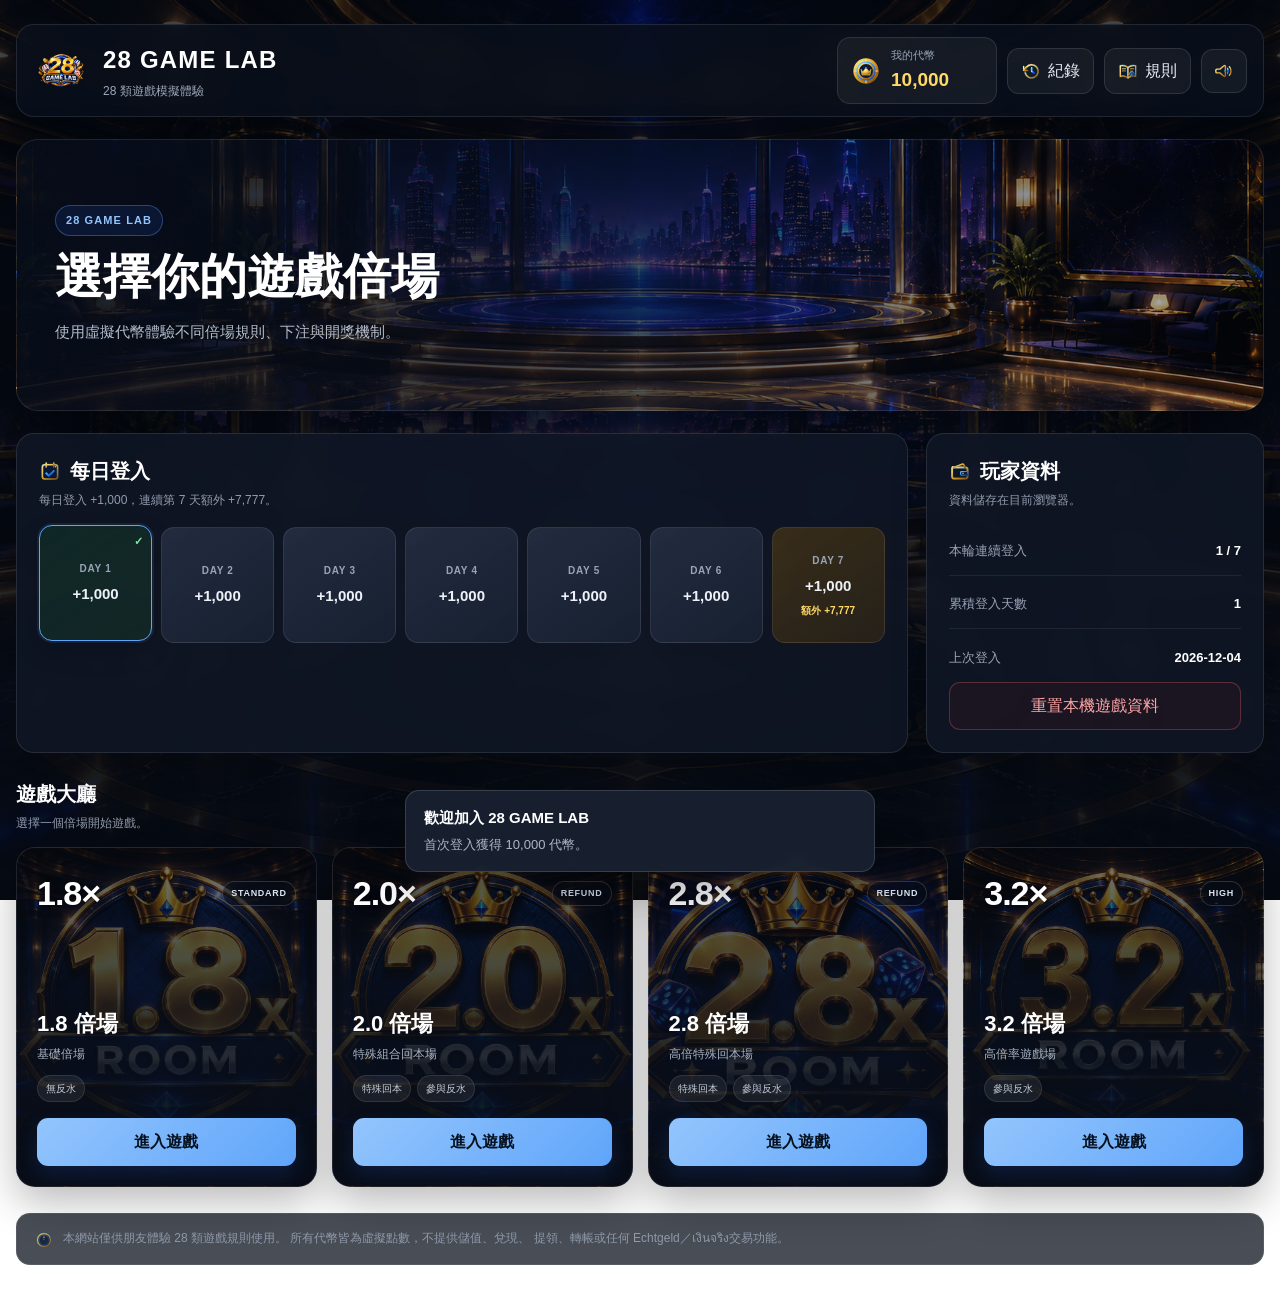
<file: index.html>
<!DOCTYPE html>
<html lang="zh-Hant">

<head>

  <meta charset="UTF-8">

  <meta
    name="viewport"
    content="width=device-width, initial-scale=1.0"
  >

  <meta
    name="description"
    content="水母28 - 28 類遊戲純前端模擬體驗"
  >

  <title>
    水母28
  </title>


  <!-- Favicon -->

  <link
    rel="icon"
    type="image/png"
    href="./assets/images/favicon.png"
  >


  <!-- 共用樣式 -->

  <link
    rel="stylesheet"
    href="./css/common.css"
  >


  <!-- 首頁樣式 -->

  <link
    rel="stylesheet"
    href="./css/index.css"
  >

</head>


<body>

  <main class="app">


    <!-- ========================================
         Header
    ========================================= -->

    <header class="topbar">


      <!-- Logo / 品牌 -->

      <div class="brand">

        <img
          src="./assets/images/logo.webp"
          alt="28 GAME LAB"
          class="brand-logo"
        >

        <div class="brand-text">

          <h1>
            28 GAME LAB
          </h1>

          <p>
            28 類遊戲模擬體驗
          </p>

        </div>

      </div>


      <!-- Header 右側 -->

      <div class="header-actions">


        <!-- 錢包 -->

        <div class="wallet">

          <img
            src="./assets/icons/coin.svg"
            alt=""
            class="wallet-icon"
          >

          <div class="wallet-content">

            <span class="wallet-label">
              我的代幣
            </span>

            <strong
              id="balance"
              class="wallet-value"
            >
              0
            </strong>

          </div>

        </div>


        <!-- 遊戲紀錄 -->

        <button
          id="history-button"
          class="icon-button"
          type="button"
          aria-label="遊戲紀錄"
        >

          <img
            src="./assets/icons/history.svg"
            alt=""
          >

          <span>
            紀錄
          </span>

        </button>


        <!-- 規則 -->

        <button
          id="rules-button"
          class="icon-button"
          type="button"
          aria-label="遊戲規則"
        >

          <img
            src="./assets/icons/rules.svg"
            alt=""
          >

          <span>
            規則
          </span>

        </button>


        <!-- 聲音 -->

        <button
          id="sound-toggle"
          class="icon-button sound-toggle"
          type="button"
          aria-label="關閉聲音"
        >

          <img
            src="./assets/icons/sound-on.svg"
            alt="關閉聲音"
          >

        </button>


      </div>

    </header>


    <!-- ========================================
         Hero
    ========================================= -->

    <section class="hero">

      <div class="hero-overlay">

        <div class="hero-content">

          <span class="hero-label">
            28 GAME LAB
          </span>

          <h2>
            選擇你的遊戲倍場
          </h2>

          <p>
            使用虛擬代幣體驗不同倍場規則、下注與開獎機制。
          </p>

        </div>

      </div>

    </section>


    <!-- ========================================
         Dashboard
    ========================================= -->

    <section class="dashboard">


      <!-- ======================================
           每日登入
      ======================================= -->

      <section class="panel login-panel">

        <div class="section-title">

          <div>

            <div class="title-with-icon">

              <img
                src="./assets/icons/calendar.svg"
                alt=""
              >

              <h2>
                每日登入
              </h2>

            </div>

            <p>
              每日登入 +1,000，連續第 7 天額外 +7,777。
            </p>

          </div>

        </div>


        <div
          id="login-days"
          class="login-days"
        >
        </div>

      </section>


      <!-- ======================================
           玩家資料
      ======================================= -->

      <aside class="panel player-panel">

        <div class="section-title">

          <div>

            <div class="title-with-icon">

              <img
                src="./assets/icons/wallet.svg"
                alt=""
              >

              <h2>
                玩家資料
              </h2>

            </div>

            <p>
              資料儲存在目前瀏覽器。
            </p>

          </div>

        </div>


        <div class="player-stats">


          <div class="stat-row">

            <span>
              本輪連續登入
            </span>

            <strong
              id="streak"
            >
              0 / 7
            </strong>

          </div>


          <div class="stat-row">

            <span>
              累積登入天數
            </span>

            <strong
              id="total-login-days"
            >
              0
            </strong>

          </div>


          <div class="stat-row">

            <span>
              上次登入
            </span>

            <strong
              id="last-login"
            >
              -
            </strong>

          </div>


        </div>


        <button
          id="reset-button"
          class="reset-button"
          type="button"
        >

          重置本機遊戲資料

        </button>

      </aside>


    </section>


    <!-- ========================================
         遊戲大廳
    ========================================= -->

    <section class="rooms-section">

      <div class="section-title rooms-title">

        <div>

          <h2>
            遊戲大廳
          </h2>

          <p>
            選擇一個倍場開始遊戲。
          </p>

        </div>

      </div>


      <div class="rooms-grid">


        <!-- ====================================
             1.8 倍場
        ===================================== -->

        <article class="room-card room-18">

          <div class="room-card-overlay">


            <div class="room-header">

              <span class="room-number">
                1.8×
              </span>

              <span class="room-status">
                STANDARD
              </span>

            </div>


            <div class="room-info">

              <h3>
                1.8 倍場
              </h3>

              <p>
                基礎倍場
              </p>

              <div class="room-tags">

                <span class="tag">
                  無反水
                </span>

              </div>

            </div>


            <button
              class="room-button"
              type="button"
              data-room="1.8"
            >
              進入遊戲
            </button>


          </div>

        </article>


        <!-- ====================================
             2.0 倍場
        ===================================== -->

        <article class="room-card room-20">

          <div class="room-card-overlay">


            <div class="room-header">

              <span class="room-number">
                2.0×
              </span>

              <span class="room-status">
                REFUND
              </span>

            </div>


            <div class="room-info">

              <h3>
                2.0 倍場
              </h3>

              <p>
                特殊組合回本場
              </p>

              <div class="room-tags">

                <span class="tag">
                  特殊回本
                </span>

                <span class="tag">
                  參與反水
                </span>

              </div>

            </div>


            <button
              class="room-button"
              type="button"
              data-room="2.0"
            >
              進入遊戲
            </button>


          </div>

        </article>


        <!-- ====================================
             2.8 倍場
        ===================================== -->

        <article class="room-card room-28">

          <div class="room-card-overlay">


            <div class="room-header">

              <span class="room-number">
                2.8×
              </span>

              <span class="room-status">
                REFUND
              </span>

            </div>


            <div class="room-info">

              <h3>
                2.8 倍場
              </h3>

              <p>
                高倍特殊回本場
              </p>

              <div class="room-tags">

                <span class="tag">
                  特殊回本
                </span>

                <span class="tag">
                  參與反水
                </span>

              </div>

            </div>


            <button
              class="room-button"
              type="button"
              data-room="2.8"
            >
              進入遊戲
            </button>


          </div>

        </article>


        <!-- ====================================
             3.2 倍場
        ===================================== -->

        <article class="room-card room-32">

          <div class="room-card-overlay">


            <div class="room-header">

              <span class="room-number">
                3.2×
              </span>

              <span class="room-status">
                HIGH
              </span>

            </div>


            <div class="room-info">

              <h3>
                3.2 倍場
              </h3>

              <p>
                高倍率遊戲場
              </p>

              <div class="room-tags">

                <span class="tag">
                  參與反水
                </span>

              </div>

            </div>


            <button
              class="room-button"
              type="button"
              data-room="3.2"
            >
              進入遊戲
            </button>


          </div>

        </article>


      </div>

    </section>


    <!-- ========================================
         Footer
    ========================================= -->

    <footer class="site-footer">

      <div class="footer-info">

        <img
          src="./assets/icons/info.svg"
          alt=""
        >

        <p>
          本網站僅供朋友體驗 28 類遊戲規則使用。
          所有代幣皆為虛擬點數，不提供儲值、兌現、
          提領、轉帳或任何 Echtgeld／เงินจริง交易功能。
        </p>

      </div>

    </footer>


  </main>


  <!-- ========================================
       Toast
  ========================================= -->

  <div
    id="toast"
    class="toast"
    role="status"
    aria-live="polite"
  >

    <div
      id="toast-title"
      class="toast-title"
    >
    </div>

    <div
      id="toast-message"
      class="toast-message"
    >
    </div>

  </div>


  <!-- ========================================
       JavaScript
  ========================================= -->

  <script
    type="module"
    src="./js/pages/index.js"
  ></script>


</body>

</html>
</file>
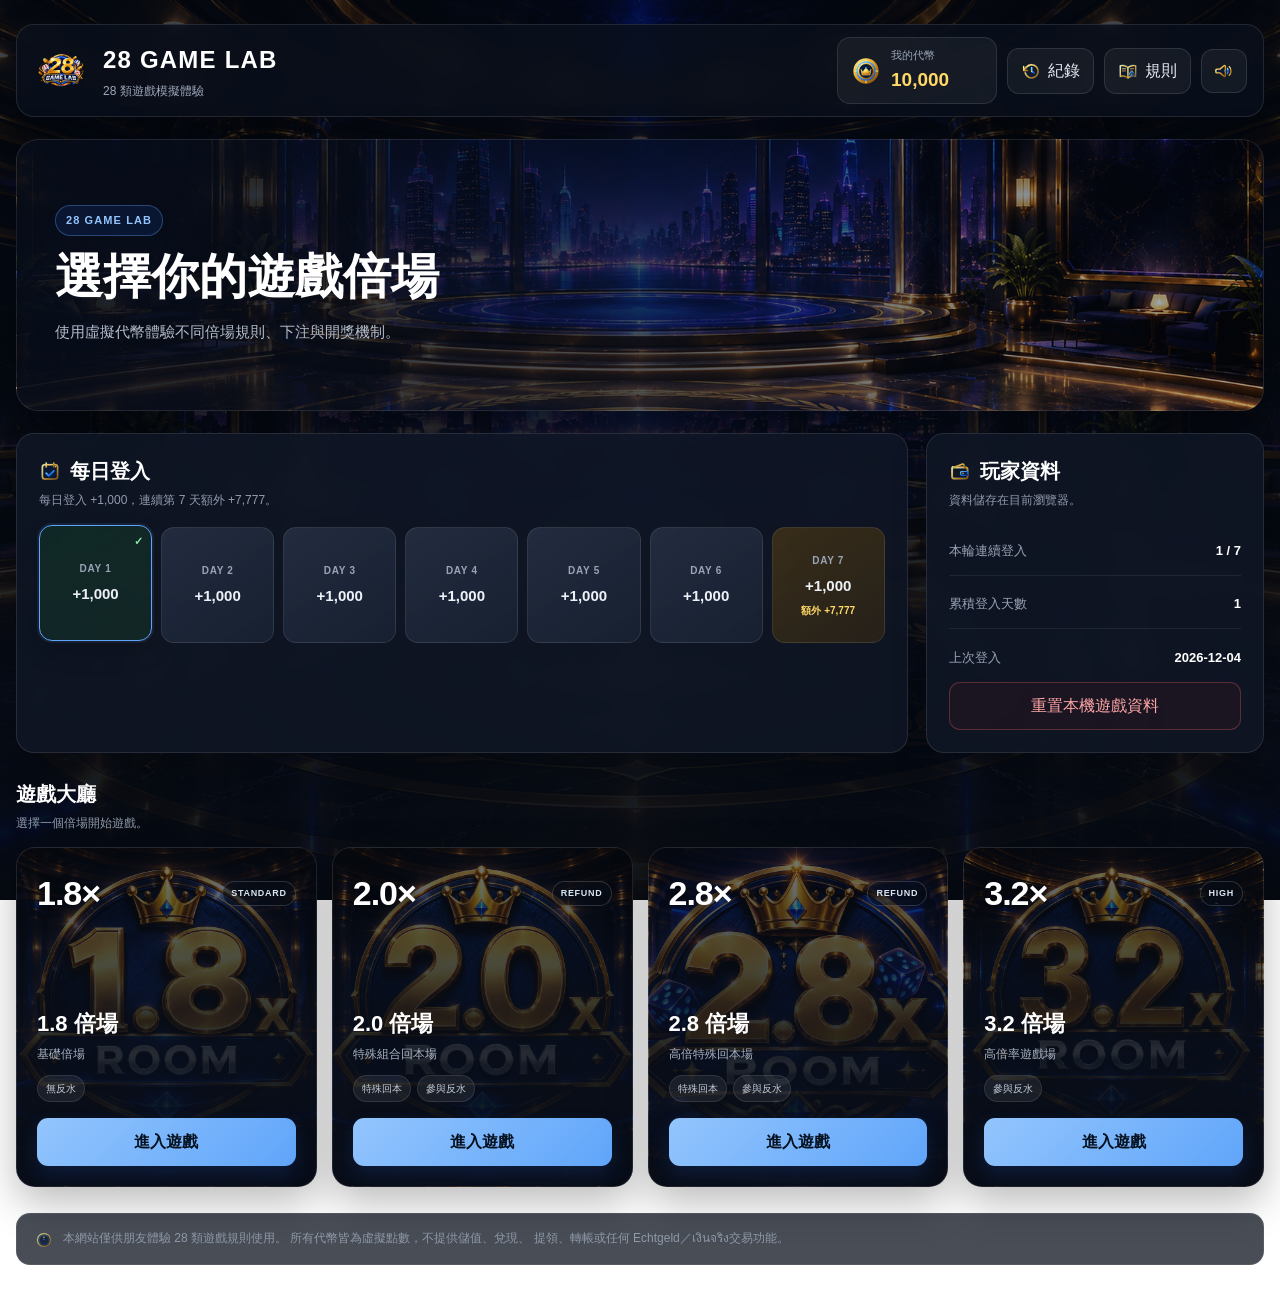
<file: game.html>
<!DOCTYPE html>
<html lang="zh-Hant">

<head>

  <meta charset="UTF-8">

  <meta
    name="viewport"
    content="width=device-width, initial-scale=1.0"
  >

  <meta
    name="description"
    content="28 GAME LAB 遊戲房間"
  >

  <title>
    水母28
  </title>


  <!-- Favicon -->

  <link
    rel="icon"
    type="image/png"
    href="./assets/images/favicon.png"
  >


  <!-- 共用 CSS -->

  <link
    rel="stylesheet"
    href="./css/common.css"
  >


  <!-- 遊戲頁 CSS -->

  <link
    rel="stylesheet"
    href="./css/game.css"
  >

</head>


<body>

  <!-- ========================================
       整個遊戲頁
  ========================================= -->

  <main class="game-app">


    <!-- ========================================
         頂部導覽列
    ========================================= -->

    <header class="game-header">


      <!-- 返回首頁 -->

      <div class="header-left">

        <button
          id="back-button"
          class="icon-button back-button"
          type="button"
          aria-label="返回大廳"
        >

          <img
            src="./assets/icons/back.svg"
            alt=""
          >

          <span>
            返回大廳
          </span>

        </button>

      </div>


      <!-- 房間名稱 -->

      <div class="header-center">

        <div class="room-title">

          <span
            id="room-name"
            class="room-name"
          >
            載入中...
          </span>

          <span
            id="room-multiplier"
            class="room-multiplier"
          >
            -
          </span>

        </div>

      </div>


      <!-- 餘額 / 聲音 -->

      <div class="header-right">


        <!-- 玩家餘額 -->

        <div class="wallet-display">

          <img
            src="./assets/icons/coin.svg"
            alt=""
            class="wallet-icon"
          >

          <div class="wallet-info">

            <span class="wallet-label">
              我的代幣
            </span>

            <strong
              id="balance"
              class="wallet-balance"
            >
              0
            </strong>

          </div>

        </div>


        <!-- 聲音開關 -->

        <button
          id="sound-toggle"
          class="icon-button sound-button"
          type="button"
          aria-label="關閉聲音"
        >

          <img
            src="./assets/icons/sound-on.svg"
            alt="關閉聲音"
          >

        </button>

      </div>

    </header>


    <!-- ========================================
         遊戲主要區域
    ========================================= -->

    <section class="game-layout">


      <!-- ======================================
           左 / 中：遊戲主區域
      ======================================= -->

      <section class="game-main">


        <!-- ====================================
             遊戲狀態
        ===================================== -->

        <section class="game-status-panel">

          <div
            id="game-status"
            class="game-status"
          >
            準備中
          </div>


          <div class="countdown-area">

            <span class="countdown-label">
              本局倒數
            </span>

            <strong
              id="countdown"
              class="countdown"
            >
              15
            </strong>

            <span class="countdown-unit">
              秒
            </span>

          </div>

        </section>


        <!-- ====================================
             開獎區
        ===================================== -->

        <section class="draw-panel">


          <div class="panel-title">

            <h2>
              開獎結果
            </h2>

          </div>


          <!-- 三個開獎號碼 -->

          <div class="draw-numbers">


            <div
              id="number-1"
              class="number-ball"
            >
              ?
            </div>


            <span class="number-plus">
              +
            </span>


            <div
              id="number-2"
              class="number-ball"
            >
              ?
            </div>


            <span class="number-plus">
              +
            </span>


            <div
              id="number-3"
              class="number-ball"
            >
              ?
            </div>


          </div>


          <!-- 和值 -->

          <div class="sum-area">

            <span>
              和值
            </span>

            <strong
              id="draw-sum"
              class="draw-sum"
            >
              ?
            </strong>

          </div>


          <!-- 大小單雙 / 特殊結果 -->

          <div
            id="draw-result"
            class="draw-result"
          >
            等待開獎
          </div>


        </section>


        <!-- ====================================
             下注區
        ===================================== -->

        <section class="betting-panel">


          <div class="panel-title">

            <h2>
              下注區
            </h2>

            <span class="panel-description">
              選擇下注項目
            </span>

          </div>


          <!-- 基本大小单双 -->

          <div class="bet-section">

            <div class="bet-section-title">
              基本玩法
            </div>


            <div class="bet-grid basic-bets">


              <button
                class="bet-button"
                type="button"
                data-bet-type="big"
              >

                <strong>
                  大
                </strong>

                <span>
                  BIG
                </span>

              </button>


              <button
                class="bet-button"
                type="button"
                data-bet-type="small"
              >

                <strong>
                  小
                </strong>

                <span>
                  SMALL
                </span>

              </button>


              <button
                class="bet-button"
                type="button"
                data-bet-type="odd"
              >

                <strong>
                  單
                </strong>

                <span>
                  ODD
                </span>

              </button>


              <button
                class="bet-button"
                type="button"
                data-bet-type="even"
              >

                <strong>
                  雙
                </strong>

                <span>
                  EVEN
                </span>

              </button>


            </div>

          </div>


          <!-- 四組合 -->

          <div class="bet-section">

            <div class="bet-section-title">
              組合玩法
            </div>


            <div class="bet-grid combo-bets">


              <button
                class="bet-button combo"
                type="button"
                data-bet-type="big-odd"
              >

                <strong>
                  大單
                </strong>

                <span>
                  BIG ODD
                </span>

              </button>


              <button
                class="bet-button combo"
                type="button"
                data-bet-type="big-even"
              >

                <strong>
                  大雙
                </strong>

                <span>
                  BIG EVEN
                </span>

              </button>


              <button
                class="bet-button combo"
                type="button"
                data-bet-type="small-odd"
              >

                <strong>
                  小單
                </strong>

                <span>
                  SMALL ODD
                </span>

              </button>


              <button
                class="bet-button combo"
                type="button"
                data-bet-type="small-even"
              >

                <strong>
                  小雙
                </strong>

                <span>
                  SMALL EVEN
                </span>

              </button>


            </div>

          </div>


        </section>


        <!-- ====================================
             籌碼選擇
        ===================================== -->

        <section class="chip-panel">


          <div class="panel-title">

            <h2>
              選擇籌碼
            </h2>

          </div>


          <div class="chip-list">


            <button
              type="button"
              class="chip-button"
              data-chip="10"
            >
              10
            </button>


            <button
              type="button"
              class="chip-button"
              data-chip="50"
            >
              50
            </button>


            <button
              type="button"
              class="chip-button selected"
              data-chip="100"
            >
              100
            </button>


            <button
              type="button"
              class="chip-button"
              data-chip="500"
            >
              500
            </button>


            <button
              type="button"
              class="chip-button"
              data-chip="1000"
            >
              1,000
            </button>


          </div>

        </section>


      </section>


      <!-- ======================================
           右側：歷史 / 下注 / 結算
      ======================================= -->

      <aside class="game-sidebar">


        <!-- ====================================
             近 10 期
        ===================================== -->

        <section class="sidebar-panel recent-panel">


          <div class="panel-title">

            <h2>
              近 10 期
            </h2>

            <span class="panel-description">
              本倍場
            </span>

          </div>


          <!--
            之後 pages/game.js 會把
            本房間最近 10 期開獎資料
            動態塞進這裡。
          -->

          <div
            id="recent-rounds"
            class="recent-rounds"
          >

            <div class="empty-bets">
              尚無開獎紀錄
            </div>

          </div>


        </section>


        <!-- ====================================
             本局下注
        ===================================== -->

        <section class="sidebar-panel current-bet-panel">


          <div class="panel-title">

            <h2>
              我的下注
            </h2>

          </div>


          <div
            id="current-bets"
            class="current-bets"
          >

            <div class="empty-bets">
              尚未下注
            </div>

          </div>


          <div class="bet-total-row">

            <span>
              本局下注
            </span>

            <strong
              id="total-bet"
            >
              0
            </strong>

          </div>


          <button
            id="clear-bets"
            class="clear-bets-button"
            type="button"
          >
            清空下注
          </button>


        </section>


        <!-- ====================================
             本局結算
        ===================================== -->

        <section class="sidebar-panel settlement-panel">


          <div class="panel-title">

            <h2>
              本局結算
            </h2>

          </div>


          <div
            id="settlement-result"
            class="settlement-result"
          >

            <div class="settlement-empty">
              等待本局結算
            </div>

          </div>


        </section>


        <!-- ====================================
             房間簡易提示
        ===================================== -->

        <section class="sidebar-panel room-notice">

          <div class="info-row">

            <img
              src="./assets/icons/info.svg"
              alt=""
            >

            <p>
              實際結算依目前倍場規則為準。
            </p>

          </div>

        </section>


      </aside>


    </section>


  </main>


  <!-- ========================================
       Toast
  ========================================= -->

  <div
    id="toast"
    class="toast"
    role="status"
    aria-live="polite"
  >

    <div
      id="toast-title"
      class="toast-title"
    >
    </div>

    <div
      id="toast-message"
      class="toast-message"
    >
    </div>

  </div>


  <!-- ========================================
       JavaScript
  ========================================= -->

  <script
    type="module"
    src="./js/pages/game.js"
  ></script>


</body>

</html>
</file>
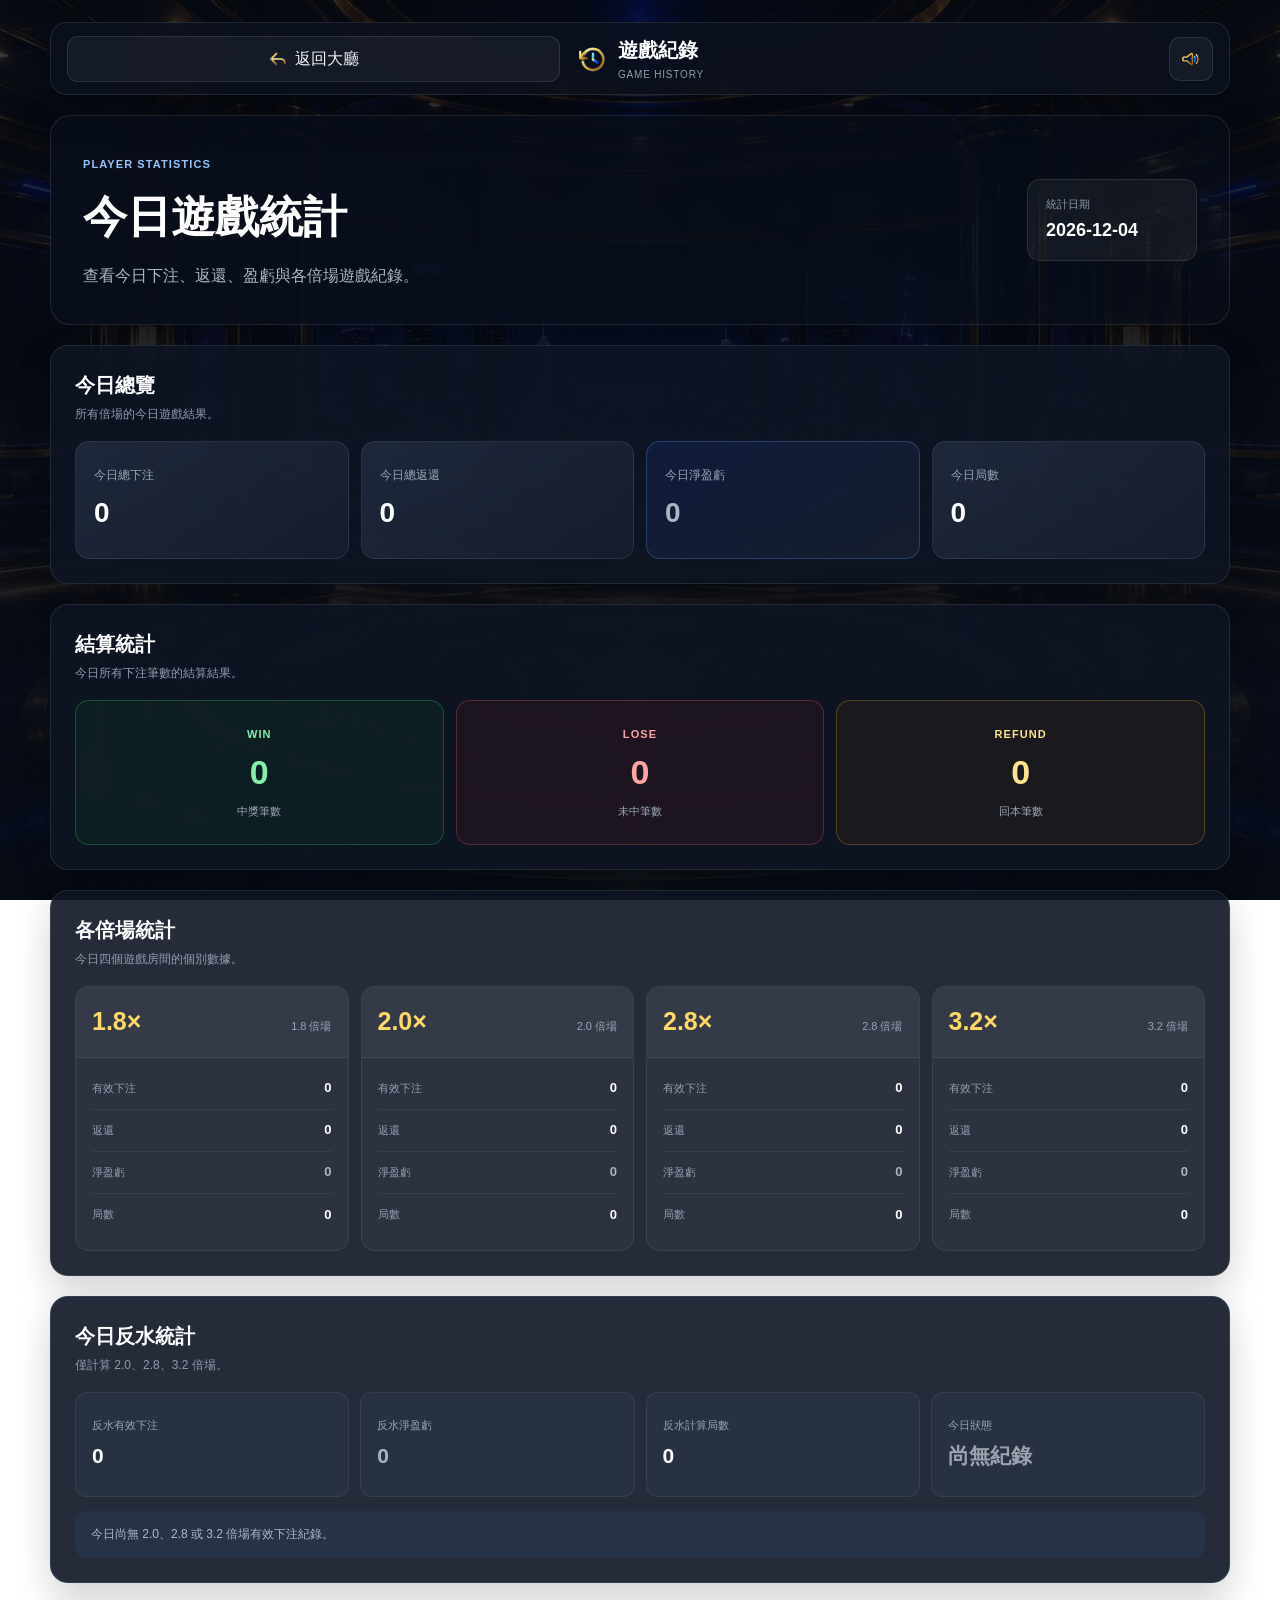
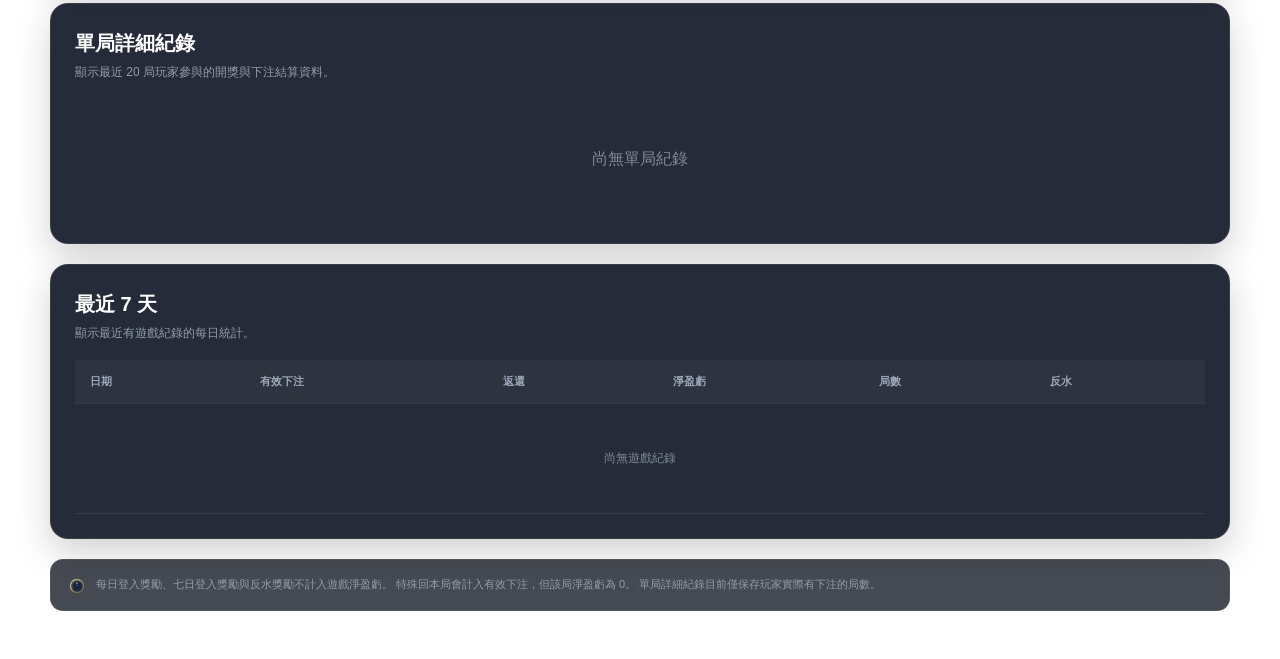
<file: history.html>
<!DOCTYPE html>
<html lang="zh-Hant">

<head>

  <meta charset="UTF-8">

  <meta
    name="viewport"
    content="width=device-width, initial-scale=1.0"
  >

  <meta
    name="description"
    content="28 GAME LAB 遊戲紀錄與每日統計"
  >

  <title>
    遊戲紀錄 | 28 GAME LAB
  </title>


  <!-- Favicon -->

  <link
    rel="icon"
    type="image/png"
    href="./assets/images/favicon.png"
  >


  <!-- 共用樣式 -->

  <link
    rel="stylesheet"
    href="./css/common.css"
  >


  <!-- 歷史紀錄頁樣式 -->

  <link
    rel="stylesheet"
    href="./css/history.css"
  >

</head>


<body>

  <main class="history-app">


    <!-- ========================================
         Header
    ========================================= -->

    <header class="history-header">


      <!-- 返回大廳 -->

      <button
        id="back-button"
        class="icon-button"
        type="button"
        aria-label="返回大廳"
      >

        <img
          src="./assets/icons/back.svg"
          alt=""
        >

        <span>
          返回大廳
        </span>

      </button>


      <!-- 頁面標題 -->

      <div class="history-title">

        <img
          src="./assets/icons/history.svg"
          alt=""
        >

        <div>

          <h1>
            遊戲紀錄
          </h1>

          <p>
            GAME HISTORY
          </p>

        </div>

      </div>


      <!-- 聲音 -->

      <button
        id="sound-toggle"
        class="icon-button sound-button"
        type="button"
        aria-label="關閉聲音"
      >

        <img
          src="./assets/icons/sound-on.svg"
          alt="關閉聲音"
        >

      </button>

    </header>


    <!-- ========================================
         Hero
    ========================================= -->

    <section class="history-hero">

      <div>

        <span class="hero-label">
          PLAYER STATISTICS
        </span>

        <h2>
          今日遊戲統計
        </h2>

        <p>
          查看今日下注、返還、盈虧與各倍場遊戲紀錄。
        </p>

      </div>


      <div class="hero-date">

        <span>
          統計日期
        </span>

        <strong
          id="today-date"
        >
          -
        </strong>

      </div>

    </section>


    <!-- ========================================
         今日總覽
    ========================================= -->

    <section class="history-section">

      <div class="section-heading">

        <div>

          <h2>
            今日總覽
          </h2>

          <p>
            所有倍場的今日遊戲結果。
          </p>

        </div>

      </div>


      <div class="summary-grid">


        <!-- 有效下注 -->

        <article class="summary-card">

          <span class="summary-label">
            今日總下注
          </span>

          <strong
            id="today-valid-bet"
            class="summary-value"
          >
            0
          </strong>

        </article>


        <!-- 總返還 -->

        <article class="summary-card">

          <span class="summary-label">
            今日總返還
          </span>

          <strong
            id="today-payout"
            class="summary-value"
          >
            0
          </strong>

        </article>


        <!-- 淨盈虧 -->

        <article class="summary-card important">

          <span class="summary-label">
            今日淨盈虧
          </span>

          <strong
            id="today-net-profit"
            class="summary-value"
          >
            0
          </strong>

        </article>


        <!-- 局數 -->

        <article class="summary-card">

          <span class="summary-label">
            今日局數
          </span>

          <strong
            id="today-rounds"
            class="summary-value"
          >
            0
          </strong>

        </article>


      </div>

    </section>


    <!-- ========================================
         WIN / LOSE / REFUND
    ========================================= -->

    <section class="history-section">

      <div class="section-heading">

        <div>

          <h2>
            結算統計
          </h2>

          <p>
            今日所有下注筆數的結算結果。
          </p>

        </div>

      </div>


      <div class="result-grid">


        <!-- WIN -->

        <article class="result-card win-card">

          <span>
            WIN
          </span>

          <strong
            id="today-win-count"
          >
            0
          </strong>

          <p>
            中獎筆數
          </p>

        </article>


        <!-- LOSE -->

        <article class="result-card lose-card">

          <span>
            LOSE
          </span>

          <strong
            id="today-lose-count"
          >
            0
          </strong>

          <p>
            未中筆數
          </p>

        </article>


        <!-- REFUND -->

        <article class="result-card refund-card">

          <span>
            REFUND
          </span>

          <strong
            id="today-refund-count"
          >
            0
          </strong>

          <p>
            回本筆數
          </p>

        </article>


      </div>

    </section>


    <!-- ========================================
         各倍場統計
    ========================================= -->

    <section class="history-section">

      <div class="section-heading">

        <div>

          <h2>
            各倍場統計
          </h2>

          <p>
            今日四個遊戲房間的個別數據。
          </p>

        </div>

      </div>


      <div class="room-stats-grid">


        <!-- ====================================
             1.8
        ===================================== -->

        <article
          class="room-stat-card"
          data-history-room="1.8"
        >

          <div class="room-stat-header">

            <strong>
              1.8×
            </strong>

            <span>
              1.8 倍場
            </span>

          </div>


          <div class="room-stat-content">

            <div class="stat-row">

              <span>
                有效下注
              </span>

              <strong
                id="room-18-valid-bet"
              >
                0
              </strong>

            </div>


            <div class="stat-row">

              <span>
                返還
              </span>

              <strong
                id="room-18-payout"
              >
                0
              </strong>

            </div>


            <div class="stat-row">

              <span>
                淨盈虧
              </span>

              <strong
                id="room-18-net-profit"
              >
                0
              </strong>

            </div>


            <div class="stat-row">

              <span>
                局數
              </span>

              <strong
                id="room-18-rounds"
              >
                0
              </strong>

            </div>

          </div>

        </article>


        <!-- ====================================
             2.0
        ===================================== -->

        <article
          class="room-stat-card"
          data-history-room="2.0"
        >

          <div class="room-stat-header">

            <strong>
              2.0×
            </strong>

            <span>
              2.0 倍場
            </span>

          </div>


          <div class="room-stat-content">

            <div class="stat-row">

              <span>
                有效下注
              </span>

              <strong
                id="room-20-valid-bet"
              >
                0
              </strong>

            </div>


            <div class="stat-row">

              <span>
                返還
              </span>

              <strong
                id="room-20-payout"
              >
                0
              </strong>

            </div>


            <div class="stat-row">

              <span>
                淨盈虧
              </span>

              <strong
                id="room-20-net-profit"
              >
                0
              </strong>

            </div>


            <div class="stat-row">

              <span>
                局數
              </span>

              <strong
                id="room-20-rounds"
              >
                0
              </strong>

            </div>

          </div>

        </article>


        <!-- ====================================
             2.8
        ===================================== -->

        <article
          class="room-stat-card"
          data-history-room="2.8"
        >

          <div class="room-stat-header">

            <strong>
              2.8×
            </strong>

            <span>
              2.8 倍場
            </span>

          </div>


          <div class="room-stat-content">

            <div class="stat-row">

              <span>
                有效下注
              </span>

              <strong
                id="room-28-valid-bet"
              >
                0
              </strong>

            </div>


            <div class="stat-row">

              <span>
                返還
              </span>

              <strong
                id="room-28-payout"
              >
                0
              </strong>

            </div>


            <div class="stat-row">

              <span>
                淨盈虧
              </span>

              <strong
                id="room-28-net-profit"
              >
                0
              </strong>

            </div>


            <div class="stat-row">

              <span>
                局數
              </span>

              <strong
                id="room-28-rounds"
              >
                0
              </strong>

            </div>

          </div>

        </article>


        <!-- ====================================
             3.2
        ===================================== -->

        <article
          class="room-stat-card"
          data-history-room="3.2"
        >

          <div class="room-stat-header">

            <strong>
              3.2×
            </strong>

            <span>
              3.2 倍場
            </span>

          </div>


          <div class="room-stat-content">

            <div class="stat-row">

              <span>
                有效下注
              </span>

              <strong
                id="room-32-valid-bet"
              >
                0
              </strong>

            </div>


            <div class="stat-row">

              <span>
                返還
              </span>

              <strong
                id="room-32-payout"
              >
                0
              </strong>

            </div>


            <div class="stat-row">

              <span>
                淨盈虧
              </span>

              <strong
                id="room-32-net-profit"
              >
                0
              </strong>

            </div>


            <div class="stat-row">

              <span>
                局數
              </span>

              <strong
                id="room-32-rounds"
              >
                0
              </strong>

            </div>

          </div>

        </article>


      </div>

    </section>


    <!-- ========================================
         今日反水統計
    ========================================= -->

    <section class="history-section rebate-section">

      <div class="section-heading">

        <div>

          <h2>
            今日反水統計
          </h2>

          <p>
            僅計算 2.0、2.8、3.2 倍場。
          </p>

        </div>

      </div>


      <div class="rebate-summary">


        <div class="rebate-stat">

          <span>
            反水有效下注
          </span>

          <strong
            id="rebate-valid-bet"
          >
            0
          </strong>

        </div>


        <div class="rebate-stat">

          <span>
            反水淨盈虧
          </span>

          <strong
            id="rebate-net-profit"
          >
            0
          </strong>

        </div>


        <div class="rebate-stat">

          <span>
            反水計算局數
          </span>

          <strong
            id="rebate-rounds"
          >
            0
          </strong>

        </div>


        <div class="rebate-stat">

          <span>
            今日狀態
          </span>

          <strong
            id="rebate-status"
          >
            尚未達標
          </strong>

        </div>


      </div>


      <div
        id="rebate-preview"
        class="rebate-preview"
      >

        今日遊戲結束後，將依最終有效下注與淨盈虧計算隔日反水。

      </div>

    </section>


    <!-- ========================================
         最近單局詳細紀錄
    ========================================= -->

    <section class="history-section">

      <div class="section-heading">

        <div>

          <h2>
            單局詳細紀錄
          </h2>

          <p>
            顯示最近 20 局玩家參與的開獎與下注結算資料。
          </p>

        </div>

      </div>


      <!--
        history.js 之後會將最近 20 局
        動態產生在這裡。

        每一局會包含：

        - 期號
        - 倍場
        - 時間
        - 三個開獎號碼
        - 和值
        - 大小 / 單雙
        - 特殊結果
        - 本局淨盈虧
        - 每筆下注類型
        - 每筆下注金額
        - WIN / LOSE / REFUND
        - 每筆返還
      -->

      <div
        id="round-history"
        class="round-history"
      >

        <div class="empty-history">
          尚無單局紀錄
        </div>

      </div>

    </section>


    <!-- ========================================
         最近七天
    ========================================= -->

    <section class="history-section">

      <div class="section-heading">

        <div>

          <h2>
            最近 7 天
          </h2>

          <p>
            顯示最近有遊戲紀錄的每日統計。
          </p>

        </div>

      </div>


      <div class="history-table-wrapper">

        <table class="history-table">

          <thead>

            <tr>

              <th>
                日期
              </th>

              <th>
                有效下注
              </th>

              <th>
                返還
              </th>

              <th>
                淨盈虧
              </th>

              <th>
                局數
              </th>

              <th>
                反水
              </th>

            </tr>

          </thead>


          <tbody
            id="history-table-body"
          >

            <tr>

              <td
                colspan="6"
                class="empty-history"
              >
                尚無遊戲紀錄
              </td>

            </tr>

          </tbody>

        </table>

      </div>

    </section>


    <!-- ========================================
         說明
    ========================================= -->

    <section class="history-note">

      <img
        src="./assets/icons/info.svg"
        alt=""
      >

      <p>
        每日登入獎勵、七日登入獎勵與反水獎勵不計入遊戲淨盈虧。
        特殊回本局會計入有效下注，但該局淨盈虧為 0。
        單局詳細紀錄目前僅保存玩家實際有下注的局數。
      </p>

    </section>


  </main>


  <!-- ========================================
       JavaScript
  ========================================= -->

  <script
    type="module"
    src="./js/pages/history.js"
  ></script>

</body>

</html>
</file>
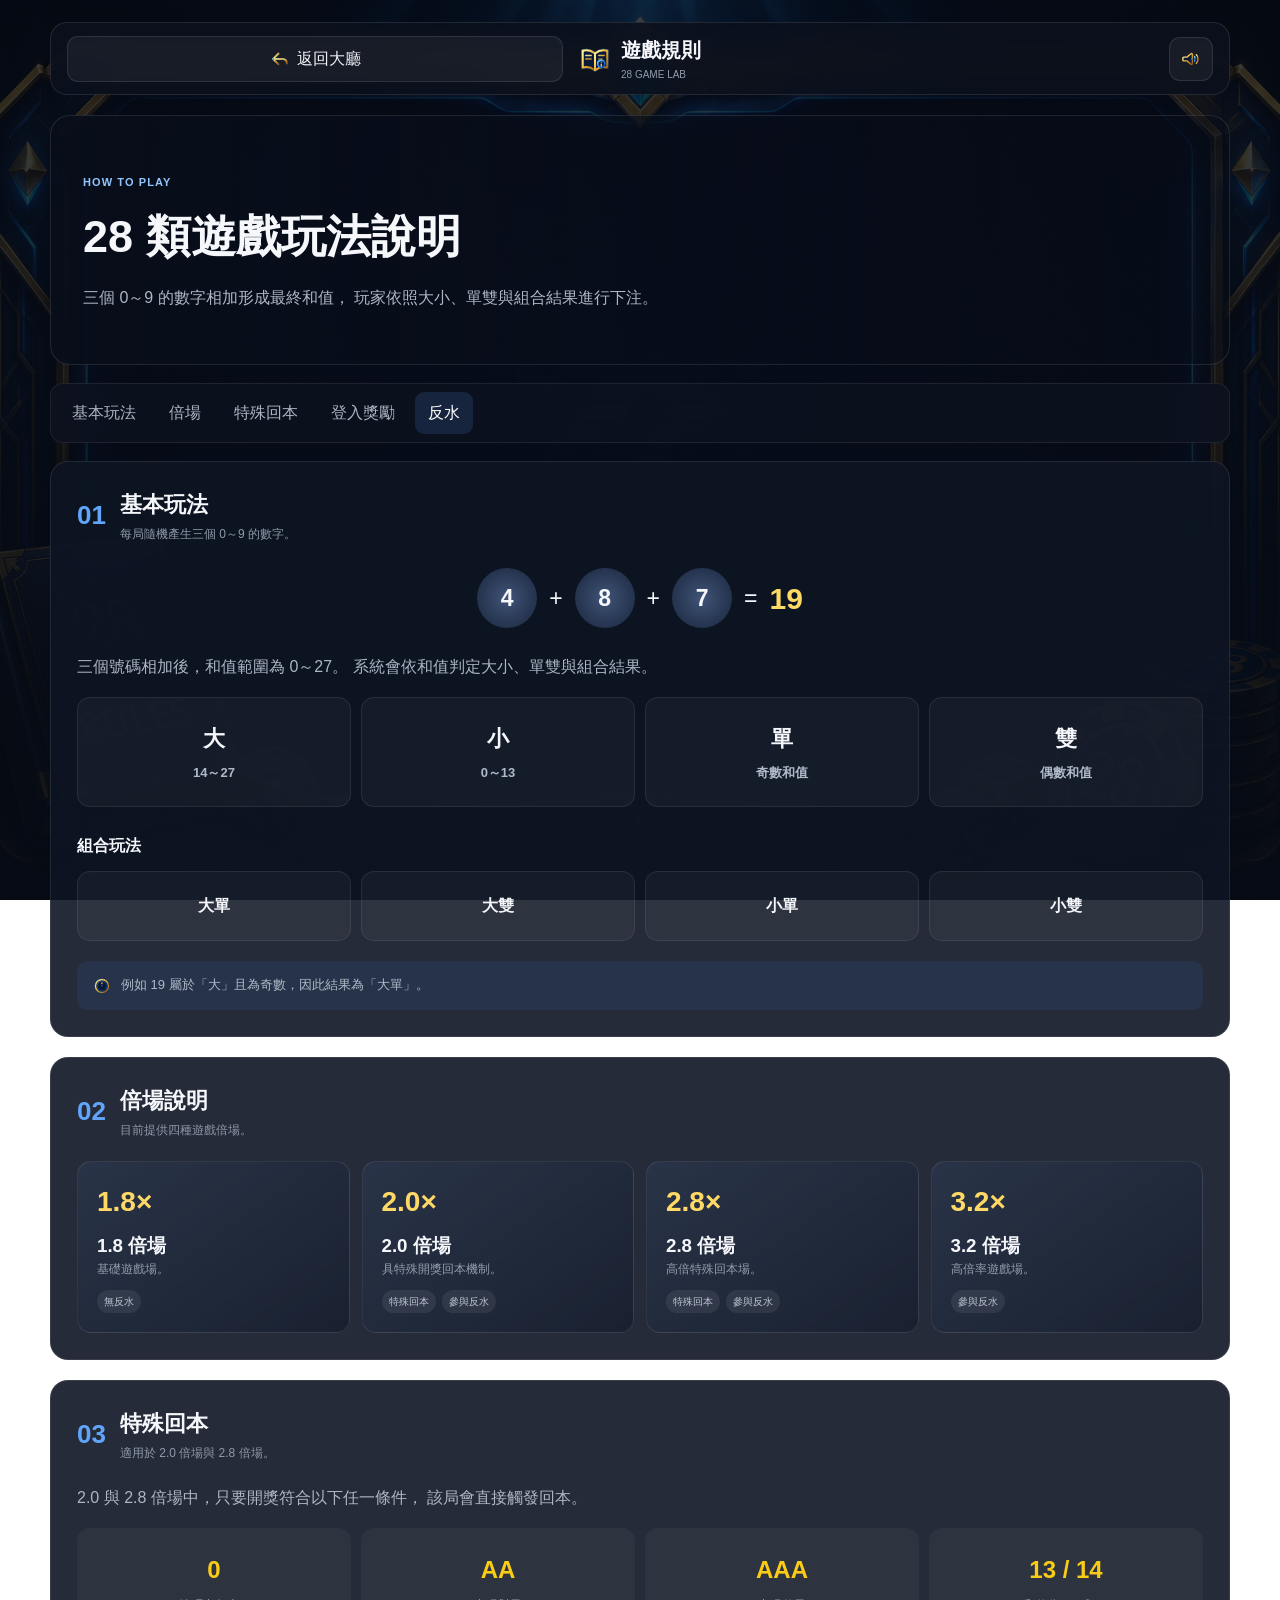
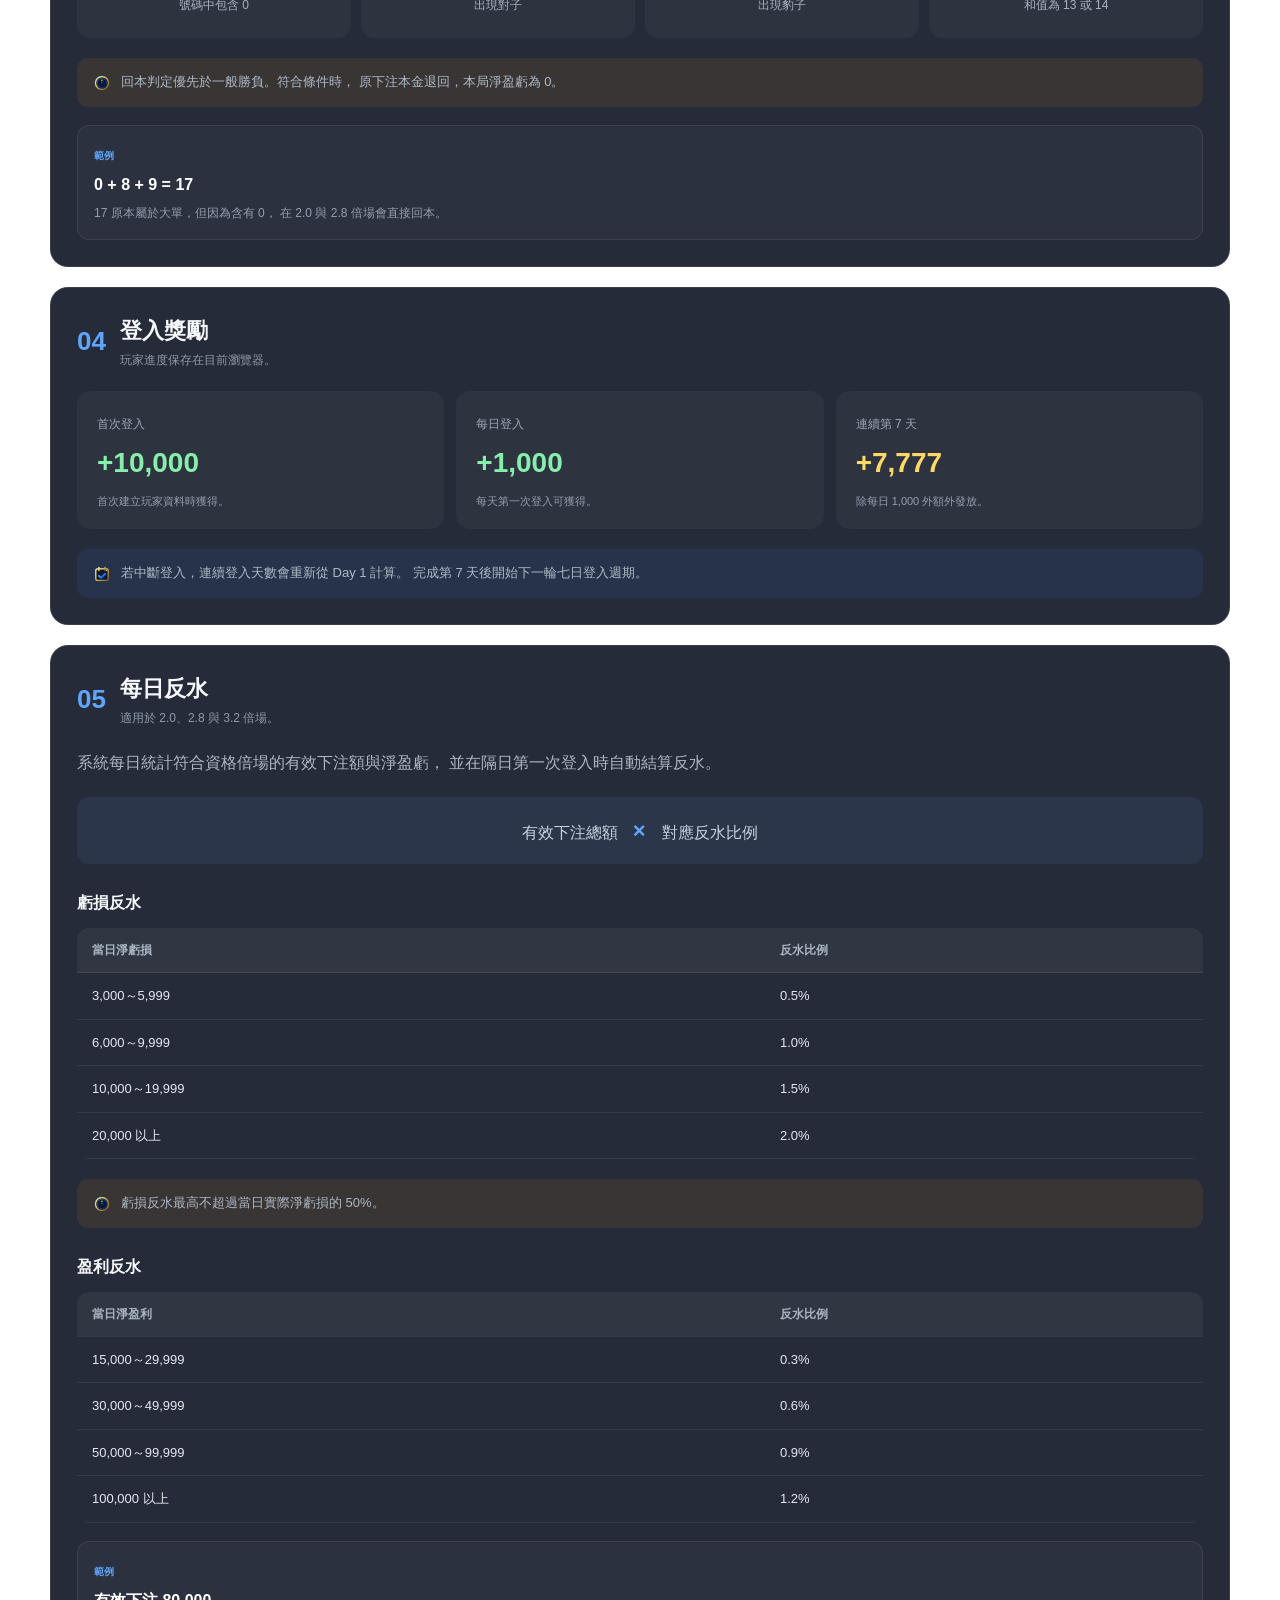
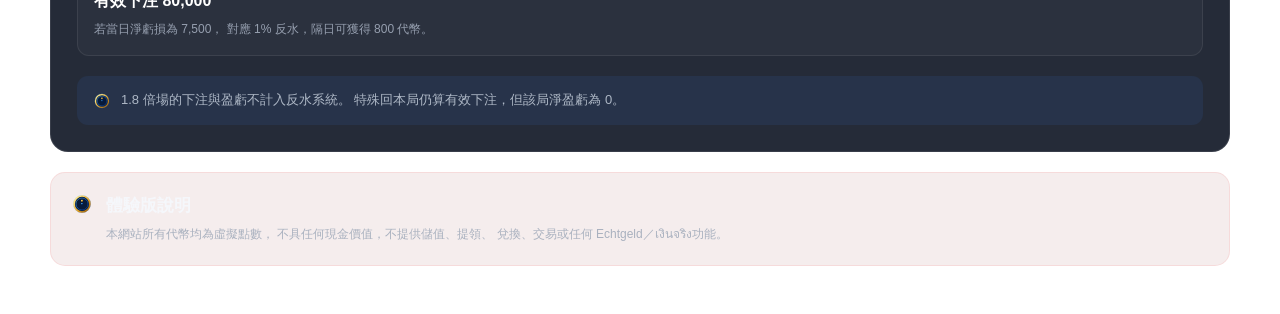
<file: rules.html>
<!DOCTYPE html>
<html lang="zh-Hant">

<head>

  <meta charset="UTF-8">

  <meta
    name="viewport"
    content="width=device-width, initial-scale=1.0"
  >

  <meta
    name="description"
    content="28 GAME LAB 遊戲規則"
  >

  <title>
    遊戲規則 | 水母28
  </title>

  <link
    rel="icon"
    type="image/png"
    href="./assets/images/favicon.png"
  >

  <link
    rel="stylesheet"
    href="./css/common.css"
  >

  <link
    rel="stylesheet"
    href="./css/rules.css"
  >

</head>


<body>

  <main class="rules-app">


    <!-- ========================================
         Header
    ========================================= -->

    <header class="rules-header">

      <button
        id="back-button"
        class="icon-button"
        type="button"
      >

        <img
          src="./assets/icons/back.svg"
          alt=""
        >

        <span>
          返回大廳
        </span>

      </button>


      <div class="rules-title">

        <img
          src="./assets/icons/rules.svg"
          alt=""
        >

        <div>

          <h1>
            遊戲規則
          </h1>

          <p>
            28 GAME LAB
          </p>

        </div>

      </div>


      <button
        id="sound-toggle"
        class="icon-button sound-button"
        type="button"
        aria-label="關閉聲音"
      >

        <img
          src="./assets/icons/sound-on.svg"
          alt="關閉聲音"
        >

      </button>

    </header>


    <!-- ========================================
         Hero
    ========================================= -->

    <section class="rules-hero">

      <div class="rules-hero-content">

        <span class="hero-label">
          HOW TO PLAY
        </span>

        <h2>
          28 類遊戲玩法說明
        </h2>

        <p>
          三個 0～9 的數字相加形成最終和值，
          玩家依照大小、單雙與組合結果進行下注。
        </p>

      </div>

    </section>


    <!-- ========================================
         頁面導覽
    ========================================= -->

    <nav class="rules-nav">

      <button
        class="rules-nav-button"
        data-target="basic-rules"
      >
        基本玩法
      </button>

      <button
        class="rules-nav-button"
        data-target="rooms-rules"
      >
        倍場
      </button>

      <button
        class="rules-nav-button"
        data-target="refund-rules"
      >
        特殊回本
      </button>

      <button
        class="rules-nav-button"
        data-target="login-rules"
      >
        登入獎勵
      </button>

      <button
        class="rules-nav-button"
        data-target="rebate-rules"
      >
        反水
      </button>

    </nav>


    <!-- ========================================
         內容
    ========================================= -->

    <section class="rules-content">


      <!-- ======================================
           基本玩法
      ======================================= -->

      <section
        id="basic-rules"
        class="rule-section"
      >

        <div class="section-heading">

          <span class="section-number">
            01
          </span>

          <div>

            <h2>
              基本玩法
            </h2>

            <p>
              每局隨機產生三個 0～9 的數字。
            </p>

          </div>

        </div>


        <div class="example-draw">

          <div class="example-ball">
            4
          </div>

          <span>
            +
          </span>

          <div class="example-ball">
            8
          </div>

          <span>
            +
          </span>

          <div class="example-ball">
            7
          </div>

          <span>
            =
          </span>

          <strong>
            19
          </strong>

        </div>


        <p class="rule-text">
          三個號碼相加後，和值範圍為 0～27。
          系統會依和值判定大小、單雙與組合結果。
        </p>


        <div class="rule-grid four-columns">

          <div class="rule-card">

            <h3>
              大
            </h3>

            <strong>
              14～27
            </strong>

          </div>


          <div class="rule-card">

            <h3>
              小
            </h3>

            <strong>
              0～13
            </strong>

          </div>


          <div class="rule-card">

            <h3>
              單
            </h3>

            <strong>
              奇數和值
            </strong>

          </div>


          <div class="rule-card">

            <h3>
              雙
            </h3>

            <strong>
              偶數和值
            </strong>

          </div>

        </div>


        <h3 class="subheading">
          組合玩法
        </h3>


        <div class="rule-grid four-columns">

          <div class="rule-card small-card">
            大單
          </div>

          <div class="rule-card small-card">
            大雙
          </div>

          <div class="rule-card small-card">
            小單
          </div>

          <div class="rule-card small-card">
            小雙
          </div>

        </div>


        <div class="rule-note">

          <img
            src="./assets/icons/info.svg"
            alt=""
          >

          <p>
            例如 19 屬於「大」且為奇數，因此結果為「大單」。
          </p>

        </div>

      </section>


      <!-- ======================================
           倍場
      ======================================= -->

      <section
        id="rooms-rules"
        class="rule-section"
      >

        <div class="section-heading">

          <span class="section-number">
            02
          </span>

          <div>

            <h2>
              倍場說明
            </h2>

            <p>
              目前提供四種遊戲倍場。
            </p>

          </div>

        </div>


        <div class="room-rule-grid">


          <article class="room-rule-card">

            <strong class="room-rule-multiplier">
              1.8×
            </strong>

            <h3>
              1.8 倍場
            </h3>

            <p>
              基礎遊戲場。
            </p>

            <div class="rule-tags">

              <span>
                無反水
              </span>

            </div>

          </article>


          <article class="room-rule-card">

            <strong class="room-rule-multiplier">
              2.0×
            </strong>

            <h3>
              2.0 倍場
            </h3>

            <p>
              具特殊開獎回本機制。
            </p>

            <div class="rule-tags">

              <span>
                特殊回本
              </span>

              <span>
                參與反水
              </span>

            </div>

          </article>


          <article class="room-rule-card">

            <strong class="room-rule-multiplier">
              2.8×
            </strong>

            <h3>
              2.8 倍場
            </h3>

            <p>
              高倍特殊回本場。
            </p>

            <div class="rule-tags">

              <span>
                特殊回本
              </span>

              <span>
                參與反水
              </span>

            </div>

          </article>


          <article class="room-rule-card">

            <strong class="room-rule-multiplier">
              3.2×
            </strong>

            <h3>
              3.2 倍場
            </h3>

            <p>
              高倍率遊戲場。
            </p>

            <div class="rule-tags">

              <span>
                參與反水
              </span>

            </div>

          </article>


        </div>

      </section>


      <!-- ======================================
           特殊回本
      ======================================= -->

      <section
        id="refund-rules"
        class="rule-section"
      >

        <div class="section-heading">

          <span class="section-number">
            03
          </span>

          <div>

            <h2>
              特殊回本
            </h2>

            <p>
              適用於 2.0 倍場與 2.8 倍場。
            </p>

          </div>

        </div>


        <p class="rule-text">
          2.0 與 2.8 倍場中，只要開獎符合以下任一條件，
          該局會直接觸發回本。
        </p>


        <div class="refund-grid">


          <div class="refund-card">

            <strong>
              0
            </strong>

            <span>
              號碼中包含 0
            </span>

          </div>


          <div class="refund-card">

            <strong>
              AA
            </strong>

            <span>
              出現對子
            </span>

          </div>


          <div class="refund-card">

            <strong>
              AAA
            </strong>

            <span>
              出現豹子
            </span>

          </div>


          <div class="refund-card">

            <strong>
              13 / 14
            </strong>

            <span>
              和值為 13 或 14
            </span>

          </div>


        </div>


        <div class="rule-note warning">

          <img
            src="./assets/icons/info.svg"
            alt=""
          >

          <p>
            回本判定優先於一般勝負。符合條件時，
            原下注本金退回，本局淨盈虧為 0。
          </p>

        </div>


        <div class="rule-example">

          <span>
            範例
          </span>

          <strong>
            0 + 8 + 9 = 17
          </strong>

          <p>
            17 原本屬於大單，但因為含有 0，
            在 2.0 與 2.8 倍場會直接回本。
          </p>

        </div>

      </section>


      <!-- ======================================
           登入獎勵
      ======================================= -->

      <section
        id="login-rules"
        class="rule-section"
      >

        <div class="section-heading">

          <span class="section-number">
            04
          </span>

          <div>

            <h2>
              登入獎勵
            </h2>

            <p>
              玩家進度保存在目前瀏覽器。
            </p>

          </div>

        </div>


        <div class="economy-grid">


          <div class="economy-card">

            <span>
              首次登入
            </span>

            <strong>
              +10,000
            </strong>

            <p>
              首次建立玩家資料時獲得。
            </p>

          </div>


          <div class="economy-card">

            <span>
              每日登入
            </span>

            <strong>
              +1,000
            </strong>

            <p>
              每天第一次登入可獲得。
            </p>

          </div>


          <div class="economy-card bonus-card">

            <span>
              連續第 7 天
            </span>

            <strong>
              +7,777
            </strong>

            <p>
              除每日 1,000 外額外發放。
            </p>

          </div>


        </div>


        <div class="rule-note">

          <img
            src="./assets/icons/calendar.svg"
            alt=""
          >

          <p>
            若中斷登入，連續登入天數會重新從 Day 1 計算。
            完成第 7 天後開始下一輪七日登入週期。
          </p>

        </div>

      </section>


      <!-- ======================================
           反水
      ======================================= -->

      <section
        id="rebate-rules"
        class="rule-section"
      >

        <div class="section-heading">

          <span class="section-number">
            05
          </span>

          <div>

            <h2>
              每日反水
            </h2>

            <p>
              適用於 2.0、2.8 與 3.2 倍場。
            </p>

          </div>

        </div>


        <p class="rule-text">
          系統每日統計符合資格倍場的有效下注額與淨盈虧，
          並在隔日第一次登入時自動結算反水。
        </p>


        <div class="rebate-formula">

          有效下注總額
          <strong>
            ×
          </strong>
          對應反水比例

        </div>


        <h3 class="subheading">
          虧損反水
        </h3>


        <div class="table-wrapper">

          <table class="rules-table">

            <thead>

              <tr>

                <th>
                  當日淨虧損
                </th>

                <th>
                  反水比例
                </th>

              </tr>

            </thead>


            <tbody>

              <tr>
                <td>
                  3,000～5,999
                </td>
                <td>
                  0.5%
                </td>
              </tr>

              <tr>
                <td>
                  6,000～9,999
                </td>
                <td>
                  1.0%
                </td>
              </tr>

              <tr>
                <td>
                  10,000～19,999
                </td>
                <td>
                  1.5%
                </td>
              </tr>

              <tr>
                <td>
                  20,000 以上
                </td>
                <td>
                  2.0%
                </td>
              </tr>

            </tbody>

          </table>

        </div>


        <div class="rule-note warning">

          <img
            src="./assets/icons/info.svg"
            alt=""
          >

          <p>
            虧損反水最高不超過當日實際淨虧損的 50%。
          </p>

        </div>


        <h3 class="subheading">
          盈利反水
        </h3>


        <div class="table-wrapper">

          <table class="rules-table">

            <thead>

              <tr>

                <th>
                  當日淨盈利
                </th>

                <th>
                  反水比例
                </th>

              </tr>

            </thead>


            <tbody>

              <tr>
                <td>
                  15,000～29,999
                </td>
                <td>
                  0.3%
                </td>
              </tr>

              <tr>
                <td>
                  30,000～49,999
                </td>
                <td>
                  0.6%
                </td>
              </tr>

              <tr>
                <td>
                  50,000～99,999
                </td>
                <td>
                  0.9%
                </td>
              </tr>

              <tr>
                <td>
                  100,000 以上
                </td>
                <td>
                  1.2%
                </td>
              </tr>

            </tbody>

          </table>

        </div>


        <div class="rule-example">

          <span>
            範例
          </span>

          <strong>
            有效下注 80,000
          </strong>

          <p>
            若當日淨虧損為 7,500，
            對應 1% 反水，隔日可獲得 800 代幣。
          </p>

        </div>


        <div class="rule-note">

          <img
            src="./assets/icons/info.svg"
            alt=""
          >

          <p>
            1.8 倍場的下注與盈虧不計入反水系統。
            特殊回本局仍算有效下注，但該局淨盈虧為 0。
          </p>

        </div>

      </section>


      <!-- ======================================
           Disclaimer
      ======================================= -->

      <section class="disclaimer">

        <img
          src="./assets/icons/info.svg"
          alt=""
        >

        <div>

          <h2>
            體驗版說明
          </h2>

          <p>
            本網站所有代幣均為虛擬點數，
            不具任何現金價值，不提供儲值、提領、
            兌換、交易或任何 Echtgeld／เงินจริง功能。
          </p>

        </div>

      </section>


    </section>


  </main>


  <script
    type="module"
    src="./js/pages/rules.js"
  ></script>

</body>

</html>
</file>
<file: css/common.css>
/*
========================================
28 GAME LAB
common.css

全站共用樣式
========================================
*/


/* ========================================
   CSS Reset
======================================== */

*,
*::before,
*::after {
  box-sizing: border-box;
}


html {
  margin: 0;

  padding: 0;

  min-height: 100%;

  scroll-behavior: smooth;
}


body {
  margin: 0;

  padding: 0;

  min-height: 100vh;

  font-family:
    "Noto Sans TC",
    "PingFang TC",
    "Microsoft JhengHei",
    Arial,
    sans-serif;

  line-height: 1.5;

  -webkit-font-smoothing:
    antialiased;

  -moz-osx-font-smoothing:
    grayscale;

  text-rendering:
    optimizeLegibility;
}


/* ========================================
   基本元素
======================================== */

h1,
h2,
h3,
h4,
h5,
h6,
p {
  margin-top: 0;
}


img {
  display: block;

  max-width: 100%;
}


button,
input,
select,
textarea {
  font: inherit;
}


button {
  border: 0;

  cursor: pointer;

  -webkit-tap-highlight-color:
    transparent;
}


button:disabled {
  cursor: not-allowed;
}


a {
  color: inherit;

  text-decoration: none;
}


ul,
ol {
  margin-top: 0;
}


/* ========================================
   Accessibility
======================================== */

button:focus-visible,
a:focus-visible,
input:focus-visible,
select:focus-visible,
textarea:focus-visible {
  outline:
    2px solid #60a5fa;

  outline-offset:
    3px;
}


/*
滑鼠點擊時不要額外出現
瀏覽器預設 focus outline。
鍵盤操作仍會透過
:focus-visible 顯示。
*/

button:focus:not(:focus-visible),
a:focus:not(:focus-visible) {
  outline: none;
}


/* ========================================
   Selection
======================================== */

::selection {
  color: #ffffff;

  background:
    rgba(
      59,
      130,
      246,
      0.65
    );
}


/* ========================================
   Scrollbar
======================================== */

* {
  scrollbar-width: thin;

  scrollbar-color:
    #3d4c63
    #111827;
}


::-webkit-scrollbar {
  width: 10px;

  height: 10px;
}


::-webkit-scrollbar-track {
  background: #111827;
}


::-webkit-scrollbar-thumb {
  border:
    2px solid #111827;

  border-radius: 999px;

  background: #3d4c63;
}


::-webkit-scrollbar-thumb:hover {
  background: #53657f;
}


/* ========================================
   Hidden
======================================== */

.hidden {
  display: none !important;
}


/* ========================================
   Visually Hidden

   給螢幕閱讀器使用，
   畫面不顯示。
======================================== */

.visually-hidden {
  position: absolute !important;

  width: 1px !important;

  height: 1px !important;

  padding: 0 !important;

  margin: -1px !important;

  overflow: hidden !important;

  clip: rect(
    0,
    0,
    0,
    0
  ) !important;

  white-space: nowrap !important;

  border: 0 !important;
}


/* ========================================
   Utility
======================================== */

.text-center {
  text-align: center;
}


.text-right {
  text-align: right;
}


.no-select {
  user-select: none;

  -webkit-user-select: none;
}


/* ========================================
   共用狀態色
======================================== */

.text-positive {
  color: #4ade80 !important;
}


.text-negative {
  color: #f87171 !important;
}


.text-warning {
  color: #facc15 !important;
}


.text-muted {
  color: #94a3b8 !important;
}


/* ========================================
   數字顯示

   避免餘額、下注額在數字變化時
   因字元寬度不同產生跳動。
======================================== */

.wallet-value,
.wallet-balance,
.countdown,
.draw-sum,
#balance,
#total-bet {
  font-variant-numeric:
    tabular-nums;
}


/* ========================================
   Icon
======================================== */

.icon {
  width: 20px;

  height: 20px;

  flex-shrink: 0;

  object-fit: contain;
}


/* ========================================
   Reduce Motion

   使用者系統設定為
   減少動畫時，
   降低頁面動畫與 transition。
======================================== */

@media (
  prefers-reduced-motion:
  reduce
) {

  html {
    scroll-behavior: auto;
  }


  *,
  *::before,
  *::after {
    animation-duration:
      0.01ms !important;

    animation-iteration-count:
      1 !important;

    transition-duration:
      0.01ms !important;

    scroll-behavior:
      auto !important;
  }

}


/* ========================================
   Touch Device
======================================== */

@media (
  hover: none
) {

  button:hover {
    transform: none;
  }

}


/* ========================================
   Small Screen
======================================== */

@media (
  max-width: 480px
) {

  body {
    font-size: 14px;
  }

}
</file>
<file: css/index.css>
/*
========================================
28 GAME LAB
index.css

首頁 / 遊戲大廳專用樣式
========================================
*/


/* ========================================
   頁面基礎
======================================== */

body {
  margin: 0;

  min-height: 100vh;

  color: #f5f7fb;

  background:
    linear-gradient(
      rgba(5, 10, 18, 0.74),
      rgba(5, 10, 18, 0.94)
    ),
    url("../assets/images/lobby-bg.webp");

  background-size: cover;

  background-position: center;

  background-attachment: fixed;

  font-family:
    "Noto Sans TC",
    "Microsoft JhengHei",
    sans-serif;
}


button {
  font: inherit;
}


button:disabled {
  opacity: 0.5;

  cursor: not-allowed;
}


/* ========================================
   整體容器
======================================== */

.app {
  width: min(
    1280px,
    calc(100% - 32px)
  );

  margin: 0 auto;

  padding:
    24px
    0
    46px;
}


/* ========================================
   Header
======================================== */

.topbar {
  min-height: 76px;

  padding:
    12px
    16px;

  display: flex;

  align-items: center;

  justify-content: space-between;

  gap: 20px;

  border:
    1px solid rgba(
      255,
      255,
      255,
      0.10
    );

  border-radius: 18px;

  background:
    rgba(
      10,
      16,
      28,
      0.84
    );

  box-shadow:
    0 14px 40px
    rgba(
      0,
      0,
      0,
      0.20
    );

  backdrop-filter:
    blur(14px);

  -webkit-backdrop-filter:
    blur(14px);
}


/* ========================================
   Brand
======================================== */

.brand {
  min-width: 0;

  display: flex;

  align-items: center;

  gap: 14px;
}


.brand-logo {
  width: 56px;

  height: 56px;

  object-fit: contain;

  flex-shrink: 0;
}


.brand-text {
  min-width: 0;
}


.brand-text h1 {
  margin: 0;

  color: #ffffff;

  font-size: 24px;

  font-weight: 900;

  letter-spacing: 0.05em;
}


.brand-text p {
  margin:
    4px
    0
    0;

  color: #9ea8ba;

  font-size: 12px;
}


/* ========================================
   Header actions
======================================== */

.header-actions {
  display: flex;

  align-items: center;

  justify-content: flex-end;

  gap: 10px;
}


/* ========================================
   Wallet
======================================== */

.wallet {
  min-width: 160px;

  padding:
    9px
    13px;

  display: flex;

  align-items: center;

  gap: 10px;

  border:
    1px solid rgba(
      255,
      255,
      255,
      0.10
    );

  border-radius: 13px;

  background:
    rgba(
      255,
      255,
      255,
      0.05
    );
}


.wallet-icon {
  width: 30px;

  height: 30px;

  object-fit: contain;
}


.wallet-content {
  display: flex;

  flex-direction: column;

  gap: 2px;
}


.wallet-label {
  color: #97a2b5;

  font-size: 11px;
}


.wallet-value {
  color: #ffd966;

  font-size: 19px;

  font-weight: 900;
}


/* ========================================
   Header 按鈕
======================================== */

.icon-button {
  min-height: 44px;

  padding:
    10px
    13px;

  display: inline-flex;

  align-items: center;

  justify-content: center;

  gap: 7px;

  border:
    1px solid rgba(
      255,
      255,
      255,
      0.11
    );

  border-radius: 12px;

  color: #e8edf5;

  background:
    rgba(
      255,
      255,
      255,
      0.05
    );

  cursor: pointer;

  transition:
    transform 0.18s ease,
    background 0.18s ease,
    border-color 0.18s ease;
}


.icon-button:hover {
  transform:
    translateY(-1px);

  border-color:
    rgba(
      96,
      165,
      250,
      0.45
    );

  background:
    rgba(
      255,
      255,
      255,
      0.09
    );
}


.icon-button img {
  width: 20px;

  height: 20px;

  object-fit: contain;
}


.sound-toggle {
  width: 46px;

  padding: 10px;
}


/* ========================================
   Hero
======================================== */

.hero {
  position: relative;

  min-height: 270px;

  margin-top: 22px;

  overflow: hidden;

  border:
    1px solid rgba(
      255,
      255,
      255,
      0.10
    );

  border-radius: 22px;

  background:
    linear-gradient(
      90deg,
      rgba(7, 13, 25, 0.94) 0%,
      rgba(7, 13, 25, 0.72) 48%,
      rgba(7, 13, 25, 0.30) 100%
    ),
    url("../assets/images/lobby-bg.webp");

  background-size: cover;

  background-position: center;

  box-shadow:
    0 18px 50px
    rgba(
      0,
      0,
      0,
      0.28
    );
}


.hero-overlay {
  min-height: 270px;

  padding:
    34px
    38px;

  display: flex;

  align-items: center;
}


.hero-content {
  max-width: 600px;
}


.hero-label {
  display: inline-block;

  margin-bottom: 12px;

  padding:
    6px
    10px;

  border:
    1px solid rgba(
      96,
      165,
      250,
      0.34
    );

  border-radius: 999px;

  color: #93c5fd;

  background:
    rgba(
      37,
      99,
      235,
      0.12
    );

  font-size: 11px;

  font-weight: 800;

  letter-spacing: 0.10em;
}


.hero-content h2 {
  margin: 0;

  color: #ffffff;

  font-size: clamp(
    30px,
    5vw,
    48px
  );

  font-weight: 900;

  line-height: 1.2;
}


.hero-content p {
  margin:
    14px
    0
    0;

  max-width: 520px;

  color: #b4bdca;

  font-size: 15px;

  line-height: 1.7;
}


/* ========================================
   Dashboard
======================================== */

.dashboard {
  margin-top: 22px;

  display: grid;

  grid-template-columns:
    minmax(0, 1.45fr)
    minmax(280px, 0.55fr);

  gap: 18px;
}


/* ========================================
   Panel
======================================== */

.panel {
  padding: 22px;

  border:
    1px solid rgba(
      255,
      255,
      255,
      0.10
    );

  border-radius: 18px;

  background:
    rgba(
      15,
      22,
      37,
      0.88
    );

  box-shadow:
    0 14px 36px
    rgba(
      0,
      0,
      0,
      0.20
    );

  backdrop-filter:
    blur(10px);

  -webkit-backdrop-filter:
    blur(10px);
}


/* ========================================
   Section title
======================================== */

.section-title {
  margin-bottom: 18px;

  display: flex;

  align-items: center;

  justify-content: space-between;

  gap: 14px;
}


.section-title h2 {
  margin: 0;

  color: #ffffff;

  font-size: 20px;

  font-weight: 900;
}


.section-title p {
  margin:
    5px
    0
    0;

  color: #929cad;

  font-size: 12px;

  line-height: 1.5;
}


.title-with-icon {
  display: flex;

  align-items: center;

  gap: 9px;
}


.title-with-icon img {
  width: 22px;

  height: 22px;

  object-fit: contain;

  opacity: 0.9;
}


/* ========================================
   七日登入
======================================== */

.login-days {
  display: grid;

  grid-template-columns:
    repeat(
      7,
      minmax(0, 1fr)
    );

  gap: 9px;
}


/* JS 動態建立 */

.day-card {
  position: relative;

  min-height: 116px;

  padding:
    13px
    8px;

  overflow: hidden;

  display: flex;

  flex-direction: column;

  align-items: center;

  justify-content: center;

  gap: 7px;

  border:
    1px solid rgba(
      255,
      255,
      255,
      0.09
    );

  border-radius: 13px;

  color: #eef2f8;

  background:
    linear-gradient(
      145deg,
      rgba(
        43,
        54,
        75,
        0.72
      ),
      rgba(
        25,
        34,
        51,
        0.88
      )
    );

  text-align: center;

  transition:
    border-color 0.18s ease,
    transform 0.18s ease,
    box-shadow 0.18s ease;
}


.day-card .day {
  color: #99a4b7;

  font-size: 10px;

  font-weight: 800;

  letter-spacing: 0.07em;
}


.day-card .reward {
  color: #eef2f8;

  font-size: 15px;

  font-weight: 900;
}


.day-card .bonus {
  color: #ffd966;

  font-size: 10px;

  font-weight: 800;

  line-height: 1.3;
}


.day-card.completed {
  border-color:
    rgba(
      74,
      222,
      128,
      0.42
    );

  background:
    linear-gradient(
      145deg,
      rgba(
        22,
        101,
        52,
        0.24
      ),
      rgba(
        20,
        45,
        40,
        0.72
      )
    );
}


.day-card.completed::after {
  content: "✓";

  position: absolute;

  top: 7px;

  right: 8px;

  color: #86efac;

  font-size: 11px;

  font-weight: 900;
}


.day-card.current {
  border-color: #60a5fa;

  box-shadow:
    0 0 0 2px
    rgba(
      96,
      165,
      250,
      0.10
    ),
    0 10px 24px
    rgba(
      0,
      0,
      0,
      0.18
    );

  transform:
    translateY(-2px);
}


.day-card.final {
  background:
    linear-gradient(
      145deg,
      rgba(
        102,
        73,
        16,
        0.48
      ),
      rgba(
        42,
        35,
        25,
        0.86
      )
    );
}


.day-card.final.completed {
  border-color:
    rgba(
      250,
      204,
      21,
      0.58
    );
}


/* ========================================
   玩家資料
======================================== */

.player-panel {
  display: flex;

  flex-direction: column;
}


.player-stats {
  display: flex;

  flex-direction: column;

  gap: 4px;
}


.stat-row {
  min-height: 49px;

  padding:
    10px
    0;

  display: flex;

  align-items: center;

  justify-content: space-between;

  gap: 12px;

  border-bottom:
    1px solid rgba(
      255,
      255,
      255,
      0.07
    );

  color: #99a3b5;

  font-size: 13px;
}


.stat-row:last-child {
  border-bottom: 0;
}


.stat-row strong {
  color: #ffffff;

  font-weight: 800;

  text-align: right;
}


/* ========================================
   Reset
======================================== */

.reset-button {
  width: 100%;

  margin-top: auto;

  padding:
    11px
    14px;

  border:
    1px solid rgba(
      248,
      113,
      113,
      0.28
    );

  border-radius: 11px;

  color: #fca5a5;

  background:
    rgba(
      127,
      29,
      29,
      0.12
    );

  cursor: pointer;

  transition:
    background 0.18s ease,
    border-color 0.18s ease,
    color 0.18s ease;
}


.reset-button:hover {
  border-color:
    rgba(
      248,
      113,
      113,
      0.60
    );

  color: #fecaca;

  background:
    rgba(
      127,
      29,
      29,
      0.22
    );
}


/* ========================================
   Rooms section
======================================== */

.rooms-section {
  margin-top: 26px;
}


.rooms-title {
  margin-bottom: 15px;
}


/* ========================================
   Room grid
======================================== */

.rooms-grid {
  display: grid;

  grid-template-columns:
    repeat(
      4,
      minmax(0, 1fr)
    );

  gap: 15px;
}


/* ========================================
   Room card
======================================== */

.room-card {
  position: relative;

  min-height: 330px;

  overflow: hidden;

  border:
    1px solid rgba(
      255,
      255,
      255,
      0.11
    );

  border-radius: 19px;

  background-color: #182137;

  background-size: cover;

  background-position: center;

  box-shadow:
    0 15px 40px
    rgba(
      0,
      0,
      0,
      0.27
    );

  transition:
    transform 0.20s ease,
    border-color 0.20s ease,
    box-shadow 0.20s ease;
}


.room-card:hover {
  transform:
    translateY(-4px);

  border-color:
    rgba(
      96,
      165,
      250,
      0.50
    );

  box-shadow:
    0 22px 52px
    rgba(
      0,
      0,
      0,
      0.34
    );
}


.room-card-overlay {
  min-height: 330px;

  padding: 20px;

  display: flex;

  flex-direction: column;

  justify-content: space-between;

  background:
    linear-gradient(
      180deg,
      rgba(
        8,
        13,
        23,
        0.18
      )
      0%,
      rgba(
        8,
        13,
        23,
        0.35
      )
      36%,
      rgba(
        8,
        13,
        23,
        0.94
      )
      100%
    );
}


/* ========================================
   Room header
======================================== */

.room-header {
  display: flex;

  align-items: center;

  justify-content: space-between;

  gap: 10px;
}


.room-number {
  color: #ffffff;

  font-size: 34px;

  font-weight: 900;

  letter-spacing: -0.03em;

  text-shadow:
    0 2px 10px
    rgba(
      0,
      0,
      0,
      0.6
    );
}


.room-status {
  padding:
    5px
    8px;

  border:
    1px solid rgba(
      255,
      255,
      255,
      0.16
    );

  border-radius: 999px;

  color: #dbe4f1;

  background:
    rgba(
      7,
      13,
      24,
      0.48
    );

  font-size: 9px;

  font-weight: 900;

  letter-spacing: 0.08em;
}


/* ========================================
   Room info
======================================== */

.room-info {
  margin-top: auto;

  padding-top: 88px;
}


.room-info h3 {
  margin: 0;

  color: #ffffff;

  font-size: 22px;

  font-weight: 900;
}


.room-info p {
  margin:
    5px
    0
    0;

  color: #abb5c5;

  font-size: 12px;
}


.room-tags {
  margin-top: 12px;

  min-height: 25px;

  display: flex;

  flex-wrap: wrap;

  gap: 6px;
}


.tag {
  padding:
    5px
    8px;

  border:
    1px solid rgba(
      255,
      255,
      255,
      0.10
    );

  border-radius: 999px;

  color: #c5cedb;

  background:
    rgba(
      255,
      255,
      255,
      0.07
    );

  font-size: 10px;
}


/* ========================================
   Room button
======================================== */

.room-button {
  width: 100%;

  margin-top: 16px;

  padding:
    12px
    14px;

  border: 0;

  border-radius: 11px;

  color: #06111f;

  background:
    linear-gradient(
      135deg,
      #93c5fd,
      #60a5fa
    );

  box-shadow:
    0 8px 20px
    rgba(
      37,
      99,
      235,
      0.18
    );

  font-weight: 900;

  cursor: pointer;

  transition:
    transform 0.16s ease,
    filter 0.16s ease,
    box-shadow 0.16s ease;
}


.room-button:hover {
  transform:
    translateY(-1px);

  filter:
    brightness(1.08);

  box-shadow:
    0 10px 25px
    rgba(
      37,
      99,
      235,
      0.28
    );
}


.room-button:active {
  transform:
    translateY(0);
}


/* ========================================
   每個房間微調

   即使 JS 背景圖片還沒載入，
   也會有些微色彩區分。
======================================== */

.room-18 {
  background-color: #213753;
}


.room-20 {
  background-color: #273d4e;
}


.room-28 {
  background-color: #3c3155;
}


.room-32 {
  background-color: #4b2e38;
}


/* ========================================
   Footer
======================================== */

.site-footer {
  margin-top: 26px;

  padding:
    15px
    18px;

  border:
    1px solid rgba(
      255,
      255,
      255,
      0.08
    );

  border-radius: 14px;

  background:
    rgba(
      9,
      15,
      27,
      0.74
    );
}


.footer-info {
  display: flex;

  align-items: flex-start;

  gap: 10px;
}


.footer-info img {
  width: 18px;

  height: 18px;

  margin-top: 2px;

  opacity: 0.72;
}


.footer-info p {
  margin: 0;

  color: #909aaa;

  font-size: 12px;

  line-height: 1.65;
}


/* ========================================
   Toast
======================================== */

.toast {
  position: fixed;

  z-index: 200;

  left: 50%;

  bottom: 28px;

  width: min(
    470px,
    calc(100% - 28px)
  );

  padding:
    16px
    18px;

  transform:
    translate(
      -50%,
      calc(100% + 70px)
    );

  opacity: 0;

  pointer-events: none;

  border:
    1px solid rgba(
      255,
      255,
      255,
      0.14
    );

  border-radius: 14px;

  background:
    rgba(
      24,
      32,
      48,
      0.97
    );

  box-shadow:
    0 18px 45px
    rgba(
      0,
      0,
      0,
      0.35
    );

  transition:
    transform 0.26s ease,
    opacity 0.26s ease;
}


.toast.show {
  transform:
    translate(
      -50%,
      0
    );

  opacity: 1;
}


.toast-title {
  margin-bottom: 5px;

  color: #ffffff;

  font-size: 15px;

  font-weight: 900;
}


.toast-message {
  color: #adb6c7;

  font-size: 13px;

  line-height: 1.55;
}


/* ========================================
   平板
======================================== */

@media (
  max-width: 1050px
) {

  .rooms-grid {
    grid-template-columns:
      repeat(
        2,
        minmax(0, 1fr)
      );
  }


  .dashboard {
    grid-template-columns:
      1fr;
  }


  .player-panel {
    min-height: auto;
  }


  .reset-button {
    margin-top: 20px;
  }

}


/* ========================================
   七日登入平板
======================================== */

@media (
  max-width: 860px
) {

  .login-days {
    grid-template-columns:
      repeat(
        4,
        minmax(0, 1fr)
      );
  }


  .day-card.final {
    grid-column:
      auto;
  }

}


/* ========================================
   手機
======================================== */

@media (
  max-width: 680px
) {

  .app {
    width:
      calc(100% - 18px);

    padding-top: 10px;
  }


  .topbar {
    align-items: stretch;

    flex-direction: column;

    padding:
      12px;
  }


  .brand {
    justify-content: flex-start;
  }


  .brand-logo {
    width: 48px;

    height: 48px;
  }


  .brand-text h1 {
    font-size: 20px;
  }


  .header-actions {
    width: 100%;

    justify-content: flex-start;
  }


  .wallet {
    flex: 1;

    min-width: 0;
  }


  .hero {
    min-height: 230px;
  }


  .hero-overlay {
    min-height: 230px;

    padding:
      26px
      22px;
  }


  .hero-content h2 {
    font-size: 31px;
  }


  .login-days {
    grid-template-columns:
      repeat(
        2,
        minmax(0, 1fr)
      );
  }


  .day-card {
    min-height: 100px;
  }


  .rooms-grid {
    grid-template-columns:
      1fr;
  }


  .room-card,
  .room-card-overlay {
    min-height: 290px;
  }


  .room-info {
    padding-top: 65px;
  }

}


/* ========================================
   小手機
======================================== */

@media (
  max-width: 430px
) {

  .brand-text p {
    display: none;
  }


  .header-actions {
    gap: 7px;
  }


  .icon-button span {
    display: none;
  }


  .icon-button {
    width: 44px;

    padding: 10px;
  }


  .wallet {
    padding:
      8px
      10px;
  }


  .wallet-label {
    display: none;
  }


  .wallet-value {
    font-size: 16px;
  }


  .wallet-icon {
    width: 24px;

    height: 24px;
  }


  .hero-content h2 {
    font-size: 27px;
  }


  .hero-content p {
    font-size: 13px;
  }


  .panel {
    padding: 18px;
  }


  .section-title h2 {
    font-size: 18px;
  }


  .room-number {
    font-size: 30px;
  }

}
</file>
<file: css/game.css>
/*
========================================
28 GAME LAB
game.css

遊戲頁專用樣式
========================================
*/


/* ========================================
   基本頁面
======================================== */

body {
  margin: 0;

  min-height: 100vh;

  color: #f5f7fb;

  background-color: #0b1020;

  background-image:
    linear-gradient(
      rgba(5, 10, 18, 0.60),
      rgba(5, 10, 18, 0.86)
    ),
    url("../assets/images/game-bg.webp");

  background-size: cover;

  background-position: center;

  background-attachment: fixed;

  font-family:
    "Noto Sans TC",
    "Microsoft JhengHei",
    sans-serif;
}


button {
  font: inherit;
}


button:disabled {
  cursor: not-allowed;

  opacity: 0.45;
}


/* ========================================
   整體
======================================== */

.game-app {
  width: min(
    1440px,
    calc(100% - 32px)
  );

  margin: 0 auto;

  padding-bottom: 40px;
}


/* ========================================
   頂部導覽
======================================== */

.game-header {
  position: sticky;

  top: 0;

  z-index: 50;

  min-height: 76px;

  padding: 12px 18px;

  display: grid;

  grid-template-columns:
    1fr
    auto
    1fr;

  align-items: center;

  gap: 20px;

  border-bottom:
    1px solid rgba(
      255,
      255,
      255,
      0.10
    );

  background:
    rgba(
      10,
      15,
      26,
      0.86
    );

  backdrop-filter:
    blur(14px);

  -webkit-backdrop-filter:
    blur(14px);
}


.header-left {
  display: flex;

  justify-content: flex-start;
}


.header-center {
  text-align: center;
}


.header-right {
  display: flex;

  justify-content: flex-end;

  align-items: center;

  gap: 14px;
}


/* ========================================
   通用 icon button
======================================== */

.icon-button {
  min-height: 44px;

  padding: 10px 14px;

  display: inline-flex;

  align-items: center;

  justify-content: center;

  gap: 8px;

  border:
    1px solid rgba(
      255,
      255,
      255,
      0.12
    );

  border-radius: 12px;

  color: #f5f7fb;

  background:
    rgba(
      255,
      255,
      255,
      0.06
    );

  cursor: pointer;

  transition:
    background 0.18s ease,
    border-color 0.18s ease,
    transform 0.18s ease;
}


.icon-button:hover {
  background:
    rgba(
      255,
      255,
      255,
      0.11
    );

  border-color:
    rgba(
      255,
      255,
      255,
      0.22
    );

  transform:
    translateY(-1px);
}


.icon-button img {
  width: 21px;

  height: 21px;

  object-fit: contain;
}


.sound-button {
  width: 46px;

  padding: 10px;
}


/* ========================================
   房間名稱
======================================== */

.room-title {
  display: flex;

  align-items: baseline;

  justify-content: center;

  gap: 10px;
}


.room-name {
  font-size: 22px;

  font-weight: 800;

  letter-spacing: 0.04em;
}


.room-multiplier {
  color: #ffd966;

  font-size: 18px;

  font-weight: 800;
}


/* ========================================
   錢包
======================================== */

.wallet-display {
  min-width: 150px;

  padding: 8px 12px;

  display: flex;

  align-items: center;

  gap: 10px;

  border:
    1px solid rgba(
      255,
      255,
      255,
      0.10
    );

  border-radius: 12px;

  background:
    rgba(
      255,
      255,
      255,
      0.05
    );
}


.wallet-icon {
  width: 28px;

  height: 28px;

  object-fit: contain;
}


.wallet-info {
  display: flex;

  flex-direction: column;

  gap: 2px;
}


.wallet-label {
  color: #aab2c4;

  font-size: 11px;
}


.wallet-balance {
  color: #ffd966;

  font-size: 18px;
}


/* ========================================
   主版面
======================================== */

.game-layout {
  padding-top: 24px;

  display: grid;

  grid-template-columns:
    minmax(0, 1fr)
    320px;

  gap: 22px;
}


.game-main {
  min-width: 0;

  display: flex;

  flex-direction: column;

  gap: 18px;
}


.game-sidebar {
  min-width: 0;

  display: flex;

  flex-direction: column;

  gap: 18px;
}


/* ========================================
   通用 panel
======================================== */

.game-status-panel,
.draw-panel,
.betting-panel,
.chip-panel,
.sidebar-panel {
  border:
    1px solid rgba(
      255,
      255,
      255,
      0.10
    );

  border-radius: 18px;

  background:
    rgba(
      16,
      23,
      39,
      0.88
    );

  box-shadow:
    0 16px 50px
    rgba(
      0,
      0,
      0,
      0.22
    );

  backdrop-filter:
    blur(8px);

  -webkit-backdrop-filter:
    blur(8px);
}


.panel-title {
  margin-bottom: 18px;

  display: flex;

  align-items: center;

  justify-content: space-between;

  gap: 12px;
}


.panel-title h2 {
  margin: 0;

  font-size: 18px;

  font-weight: 800;
}


.panel-description {
  color: #9ea8ba;

  font-size: 12px;
}


/* ========================================
   遊戲狀態
======================================== */

.game-status-panel {
  padding: 16px 22px;

  display: flex;

  align-items: center;

  justify-content: space-between;

  gap: 20px;
}


.game-status {
  color: #7dd3fc;

  font-size: 18px;

  font-weight: 800;
}


.countdown-area {
  display: flex;

  align-items: baseline;

  gap: 8px;
}


.countdown-label {
  color: #9ea8ba;

  font-size: 13px;
}


.countdown {
  min-width: 38px;

  color: #ffd966;

  font-size: 30px;

  font-weight: 900;

  text-align: center;
}


.countdown-unit {
  color: #9ea8ba;

  font-size: 12px;
}


/* ========================================
   開獎區
======================================== */

.draw-panel {
  padding: 26px;
}


.draw-numbers {
  margin: 22px 0 20px;

  display: flex;

  align-items: center;

  justify-content: center;

  gap: 16px;
}


.number-ball {
  width: 88px;

  height: 88px;

  display: flex;

  align-items: center;

  justify-content: center;

  border:
    2px solid rgba(
      255,
      255,
      255,
      0.16
    );

  border-radius: 50%;

  color: #ffffff;

  background:
    radial-gradient(
      circle at 35% 30%,
      #3d4f73,
      #182238 70%
    );

  box-shadow:
    inset
    0 6px 15px
    rgba(
      255,
      255,
      255,
      0.10
    ),
    0 12px 24px
    rgba(
      0,
      0,
      0,
      0.35
    );

  font-size: 34px;

  font-weight: 900;
}


.number-plus {
  color: #8f9bad;

  font-size: 28px;

  font-weight: 800;
}


.sum-area {
  margin-top: 8px;

  display: flex;

  align-items: baseline;

  justify-content: center;

  gap: 10px;

  color: #a8b0c0;
}


.draw-sum {
  color: #ffffff;

  font-size: 32px;

  font-weight: 900;
}


.draw-result {
  margin-top: 14px;

  min-height: 40px;

  padding: 10px 16px;

  display: flex;

  align-items: center;

  justify-content: center;

  border-radius: 12px;

  color: #d7e0ee;

  background:
    rgba(
      255,
      255,
      255,
      0.05
    );

  font-size: 16px;

  font-weight: 700;

  text-align: center;
}


/* ========================================
   下注區
======================================== */

.betting-panel {
  padding: 24px;
}


.bet-section + .bet-section {
  margin-top: 22px;
}


.bet-section-title {
  margin-bottom: 10px;

  color: #a9b1c2;

  font-size: 13px;

  font-weight: 700;
}


.bet-grid {
  display: grid;

  grid-template-columns:
    repeat(4, 1fr);

  gap: 10px;
}


.bet-button {
  min-height: 82px;

  padding: 12px;

  display: flex;

  flex-direction: column;

  align-items: center;

  justify-content: center;

  gap: 5px;

  border:
    1px solid rgba(
      255,
      255,
      255,
      0.11
    );

  border-radius: 14px;

  color: #ffffff;

  background:
    linear-gradient(
      145deg,
      rgba(
        45,
        60,
        88,
        0.84
      ),
      rgba(
        27,
        37,
        57,
        0.92
      )
    );

  cursor: pointer;

  transition:
    transform 0.16s ease,
    border-color 0.16s ease,
    box-shadow 0.16s ease,
    filter 0.16s ease;
}


.bet-button:hover:not(:disabled) {
  transform:
    translateY(-2px);

  border-color:
    rgba(
      96,
      165,
      250,
      0.7
    );

  box-shadow:
    0 8px 24px
    rgba(
      0,
      0,
      0,
      0.22
    );

  filter:
    brightness(1.08);
}


.bet-button:active:not(:disabled) {
  transform:
    translateY(0);
}


.bet-button strong {
  font-size: 22px;

  font-weight: 900;
}


.bet-button span {
  color: #9da8ba;

  font-size: 10px;

  letter-spacing: 0.08em;
}


.bet-button.combo {
  background:
    linear-gradient(
      145deg,
      rgba(
        61,
        47,
        88,
        0.86
      ),
      rgba(
        34,
        28,
        55,
        0.92
      )
    );
}


/* ========================================
   籌碼
======================================== */

.chip-panel {
  padding: 22px 24px;
}


.chip-list {
  display: flex;

  flex-wrap: wrap;

  gap: 12px;
}


.chip-button {
  width: 74px;

  height: 74px;

  display: flex;

  align-items: center;

  justify-content: center;

  border:
    3px dashed rgba(
      255,
      255,
      255,
      0.24
    );

  border-radius: 50%;

  color: #e8ecf4;

  background:
    radial-gradient(
      circle,
      #374761 0%,
      #223049 65%,
      #152033 100%
    );

  box-shadow:
    0 7px 18px
    rgba(
      0,
      0,
      0,
      0.30
    );

  font-size: 15px;

  font-weight: 900;

  cursor: pointer;

  transition:
    transform 0.16s ease,
    border-color 0.16s ease,
    box-shadow 0.16s ease;
}


.chip-button:hover:not(:disabled) {
  transform:
    translateY(-2px);
}


.chip-button.selected {
  border-style: solid;

  border-color: #ffd966;

  color: #231a00;

  background:
    radial-gradient(
      circle,
      #ffe89b 0%,
      #f6c64b 68%,
      #c58f16 100%
    );

  box-shadow:
    0 0 0 4px
    rgba(
      255,
      217,
      102,
      0.12
    ),
    0 10px 25px
    rgba(
      0,
      0,
      0,
      0.35
    );
}


/* ========================================
   Sidebar
======================================== */

.sidebar-panel {
  padding: 20px;
}


.current-bets {
  min-height: 145px;

  display: flex;

  flex-direction: column;

  gap: 8px;
}


.empty-bets,
.settlement-empty {
  min-height: 90px;

  display: flex;

  align-items: center;

  justify-content: center;

  color: #7f8999;

  font-size: 13px;

  text-align: center;
}


.bet-summary-item {
  padding: 10px 12px;

  display: flex;

  align-items: center;

  justify-content: space-between;

  gap: 12px;

  border:
    1px solid rgba(
      255,
      255,
      255,
      0.08
    );

  border-radius: 10px;

  background:
    rgba(
      255,
      255,
      255,
      0.04
    );
}


.bet-summary-item span {
  color: #cbd2df;
}


.bet-summary-item strong {
  color: #ffd966;
}


.bet-total-row {
  margin-top: 14px;

  padding-top: 14px;

  display: flex;

  align-items: center;

  justify-content: space-between;

  border-top:
    1px solid rgba(
      255,
      255,
      255,
      0.09
    );

  color: #aab2c0;
}


.bet-total-row strong {
  color: #ffffff;

  font-size: 20px;
}


.clear-bets-button {
  width: 100%;

  margin-top: 16px;

  padding: 11px 14px;

  border:
    1px solid rgba(
      248,
      113,
      113,
      0.32
    );

  border-radius: 11px;

  color: #fca5a5;

  background:
    rgba(
      127,
      29,
      29,
      0.14
    );

  cursor: pointer;

  transition:
    background 0.18s ease,
    border-color 0.18s ease;
}


.clear-bets-button:hover:not(:disabled) {
  border-color:
    rgba(
      248,
      113,
      113,
      0.60
    );

  background:
    rgba(
      127,
      29,
      29,
      0.24
    );
}


/* ========================================
   結算
======================================== */

.settlement-result {
  min-height: 130px;

  display: flex;

  flex-direction: column;

  gap: 10px;
}


.settlement-result > div:not(.settlement-empty) {
  padding: 9px 0;

  display: flex;

  justify-content: space-between;

  gap: 16px;

  border-bottom:
    1px solid rgba(
      255,
      255,
      255,
      0.07
    );

  color: #adb6c7;
}


.settlement-result > div:last-child {
  border-bottom: 0;
}


.settlement-result strong {
  color: #ffffff;
}


/* ========================================
   近 10 期
======================================== */

.recent-panel {
  min-height: 0;
}


.recent-rounds {
  display: flex;

  flex-direction: column;

  gap: 7px;
}


.recent-round-item {
  padding: 9px 10px;

  display: grid;

  grid-template-columns:
    minmax(0, 1fr)
    auto;

  align-items: center;

  gap: 8px;

  border:
    1px solid rgba(
      255,
      255,
      255,
      0.07
    );

  border-radius: 9px;

  background:
    rgba(
      255,
      255,
      255,
      0.035
    );

  transition:
    background 0.16s ease,
    border-color 0.16s ease;
}


.recent-round-item:hover {
  border-color:
    rgba(
      96,
      165,
      250,
      0.18
    );

  background:
    rgba(
      255,
      255,
      255,
      0.055
    );
}


.recent-round-main {
  min-width: 0;

  display: flex;

  flex-direction: column;

  gap: 3px;
}


.recent-round-issue {
  overflow: hidden;

  color: #8792a4;

  font-size: 9px;

  white-space: nowrap;

  text-overflow: ellipsis;
}


.recent-round-numbers {
  color: #ffffff;

  font-size: 13px;

  font-weight: 800;

  font-variant-numeric:
    tabular-nums;

  white-space: nowrap;
}


.recent-round-result {
  display: flex;

  align-items: center;

  justify-content: flex-end;

  flex-wrap: wrap;

  gap: 5px;
}


.result-badge {
  min-width: 25px;

  padding: 3px 5px;

  border-radius: 6px;

  color: #dce5f2;

  background:
    rgba(
      96,
      165,
      250,
      0.12
    );

  font-size: 9px;

  font-weight: 800;

  line-height: 1.3;

  text-align: center;
}


.result-badge.special {
  color: #fde68a;

  background:
    rgba(
      245,
      158,
      11,
      0.12
    );
}


/*
近十期尚無紀錄時，
沿用 empty-bets，
但縮小高度。
*/

.recent-rounds
.empty-bets {
  min-height: 70px;
}


/* ========================================
   提示區
======================================== */

.room-notice {
  padding: 16px 18px;
}


.info-row {
  display: flex;

  align-items: flex-start;

  gap: 10px;
}


.info-row img {
  width: 18px;

  height: 18px;

  margin-top: 2px;

  opacity: 0.7;
}


.info-row p {
  margin: 0;

  color: #8f99aa;

  font-size: 12px;

  line-height: 1.6;
}


/* ========================================
   Toast
======================================== */

.toast {
  position: fixed;

  z-index: 200;

  left: 50%;

  bottom: 28px;

  width: min(
    460px,
    calc(100% - 28px)
  );

  padding: 16px 18px;

  transform:
    translate(
      -50%,
      calc(100% + 60px)
    );

  opacity: 0;

  pointer-events: none;

  border:
    1px solid rgba(
      255,
      255,
      255,
      0.14
    );

  border-radius: 14px;

  background:
    rgba(
      24,
      32,
      48,
      0.96
    );

  box-shadow:
    0 18px 45px
    rgba(
      0,
      0,
      0,
      0.35
    );

  transition:
    transform 0.26s ease,
    opacity 0.26s ease;
}


.toast.show {
  transform:
    translate(
      -50%,
      0
    );

  opacity: 1;
}


.toast-title {
  margin-bottom: 5px;

  color: #ffffff;

  font-size: 15px;

  font-weight: 800;
}


.toast-message {
  color: #adb6c7;

  font-size: 13px;

  line-height: 1.55;
}


/* ========================================
   Tablet
======================================== */

@media (
  max-width: 1024px
) {

  .game-layout {
    grid-template-columns:
      1fr;
  }


  .game-sidebar {
    display: grid;

    grid-template-columns:
      1fr
      1fr;

    align-items: start;
  }


  /*
  近 10 期在平板上
  讓它佔滿整列，
  比塞在半欄好閱讀。
  */

  .recent-panel {
    grid-column:
      1 / -1;
  }


  .recent-rounds {
    display: grid;

    grid-template-columns:
      repeat(
        2,
        minmax(0, 1fr)
      );
  }


  .room-notice {
    grid-column:
      1 / -1;
  }

}


/* ========================================
   小尺寸平板 / 大手機
======================================== */

@media (
  max-width: 760px
) {

  .game-app {
    width:
      min(
        100% - 20px,
        1440px
      );
  }


  .game-header {
    position: static;

    grid-template-columns:
      1fr
      auto;

    gap: 12px;
  }


  .header-center {
    grid-column:
      1 / -1;

    grid-row: 1;

    order: -1;
  }


  .header-left {
    grid-column: 1;

    grid-row: 2;
  }


  .header-right {
    grid-column: 2;

    grid-row: 2;
  }


  .back-button span {
    display: none;
  }


  .wallet-display {
    min-width: auto;
  }


  .wallet-label {
    display: none;
  }


  .game-layout {
    padding-top: 16px;
  }


  .game-status-panel {
    align-items: flex-start;

    flex-direction: column;
  }


  .draw-numbers {
    gap: 10px;
  }


  .number-ball {
    width: 72px;

    height: 72px;

    font-size: 29px;
  }


  .number-plus {
    font-size: 22px;
  }


  .bet-grid {
    grid-template-columns:
      repeat(2, 1fr);
  }


  .chip-list {
    justify-content: center;
  }


  .game-sidebar {
    display: flex;
  }


  .recent-rounds {
    display: flex;
  }

}


/* ========================================
   手機
======================================== */

@media (
  max-width: 480px
) {

  .game-app {
    width:
      calc(100% - 14px);
  }


  .game-header {
    padding:
      10px 6px;
  }


  .room-name {
    font-size: 18px;
  }


  .room-multiplier {
    font-size: 15px;
  }


  .wallet-balance {
    font-size: 15px;
  }


  .wallet-display {
    padding:
      7px 9px;
  }


  .wallet-icon {
    width: 22px;

    height: 22px;
  }


  .game-status-panel,
  .draw-panel,
  .betting-panel,
  .chip-panel,
  .sidebar-panel {
    border-radius: 14px;
  }


  .draw-panel,
  .betting-panel,
  .chip-panel {
    padding: 18px;
  }


  .draw-numbers {
    gap: 6px;
  }


  .number-ball {
    width: 62px;

    height: 62px;

    font-size: 25px;
  }


  .number-plus {
    font-size: 18px;
  }


  .draw-sum {
    font-size: 28px;
  }


  .bet-button {
    min-height: 72px;
  }


  .bet-button strong {
    font-size: 20px;
  }


  .chip-button {
    width: 61px;

    height: 61px;

    font-size: 13px;
  }


  .countdown {
    font-size: 26px;
  }


  /*
  近10期手機版
  */

  .recent-round-item {
    padding:
      9px;
  }


  .recent-round-numbers {
    font-size: 12px;
  }


  .recent-round-result {
    gap: 3px;
  }


  .result-badge {
    min-width: 23px;

    padding:
      3px
      4px;

    font-size: 8px;
  }

}


/* ========================================
   超小手機
======================================== */

@media (
  max-width: 360px
) {

  .draw-numbers {
    gap: 4px;
  }


  .number-ball {
    width: 54px;

    height: 54px;

    font-size: 22px;
  }


  .number-plus {
    font-size: 15px;
  }


  .chip-list {
    gap: 8px;
  }


  .chip-button {
    width: 54px;

    height: 54px;
  }


  /*
  超小螢幕時，
  期號和結果上下排列。
  */

  .recent-round-item {
    grid-template-columns:
      1fr;
  }


  .recent-round-result {
    justify-content:
      flex-start;
  }

}
</file>
<file: css/history.css>
/*
========================================
28 GAME LAB
history.css
========================================
*/


body {
  margin: 0;

  min-height: 100vh;

  color: #f5f7fb;

  background:
    linear-gradient(
      rgba(6, 11, 20, 0.80),
      rgba(6, 11, 20, 0.96)
    ),
    url("../assets/images/lobby-bg.webp");

  background-size: cover;

  background-position: center;

  background-attachment: fixed;
}


/* ========================================
   整體容器
======================================== */

.history-app {
  width: min(
    1180px,
    calc(100% - 30px)
  );

  margin: 0 auto;

  padding: 22px 0 48px;
}


/* ========================================
   Header
======================================== */

.history-header {
  min-height: 72px;

  padding: 12px 16px;

  display: grid;

  grid-template-columns:
    1fr
    auto
    1fr;

  align-items: center;

  gap: 16px;

  border:
    1px solid rgba(
      255,
      255,
      255,
      0.10
    );

  border-radius: 17px;

  background:
    rgba(
      11,
      17,
      29,
      0.88
    );

  box-shadow:
    0 14px 40px
    rgba(
      0,
      0,
      0,
      0.22
    );

  backdrop-filter: blur(14px);

  -webkit-backdrop-filter: blur(14px);
}


.history-title {
  display: flex;

  align-items: center;

  justify-content: center;

  gap: 10px;
}


.history-title img {
  width: 32px;

  height: 32px;
}


.history-title h1 {
  margin: 0;

  color: #ffffff;

  font-size: 20px;

  font-weight: 900;
}


.history-title p {
  margin: 2px 0 0;

  color: #929cad;

  font-size: 10px;

  letter-spacing: 0.08em;
}


.history-header > :last-child {
  justify-self: end;
}


/* ========================================
   Header buttons
======================================== */

.icon-button {
  min-height: 44px;

  padding: 10px 13px;

  display: inline-flex;

  align-items: center;

  justify-content: center;

  gap: 7px;

  border:
    1px solid rgba(
      255,
      255,
      255,
      0.10
    );

  border-radius: 11px;

  color: #f2f4f8;

  background:
    rgba(
      255,
      255,
      255,
      0.05
    );

  cursor: pointer;

  transition:
    transform 0.18s ease,
    background 0.18s ease,
    border-color 0.18s ease;
}


.icon-button:hover {
  transform:
    translateY(-1px);

  background:
    rgba(
      255,
      255,
      255,
      0.09
    );

  border-color:
    rgba(
      96,
      165,
      250,
      0.42
    );
}


.icon-button img {
  width: 20px;

  height: 20px;
}


.sound-button {
  width: 44px;

  padding: 10px;
}


/* ========================================
   Hero
======================================== */

.history-hero {
  min-height: 210px;

  margin-top: 20px;

  padding: 30px 32px;

  display: flex;

  align-items: center;

  justify-content: space-between;

  gap: 30px;

  border:
    1px solid rgba(
      255,
      255,
      255,
      0.10
    );

  border-radius: 20px;

  background:
    linear-gradient(
      90deg,
      rgba(
        8,
        14,
        26,
        0.95
      ),
      rgba(
        8,
        14,
        26,
        0.55
      )
    );

  box-shadow:
    0 18px 48px
    rgba(
      0,
      0,
      0,
      0.24
    );
}


.hero-label {
  color: #93c5fd;

  font-size: 11px;

  font-weight: 900;

  letter-spacing: 0.10em;
}


.history-hero h2 {
  margin: 9px 0 0;

  color: #ffffff;

  font-size: clamp(
    30px,
    5vw,
    44px
  );

  font-weight: 900;
}


.history-hero p {
  margin: 12px 0 0;

  color: #aeb7c5;

  line-height: 1.7;
}


.hero-date {
  min-width: 170px;

  padding: 16px 18px;

  display: flex;

  flex-direction: column;

  gap: 5px;

  border:
    1px solid rgba(
      255,
      255,
      255,
      0.09
    );

  border-radius: 13px;

  background:
    rgba(
      255,
      255,
      255,
      0.05
    );
}


.hero-date span {
  color: #909aaa;

  font-size: 11px;
}


.hero-date strong {
  color: #ffffff;

  font-size: 18px;

  font-variant-numeric:
    tabular-nums;
}


/* ========================================
   Section
======================================== */

.history-section {
  margin-top: 20px;

  padding: 24px;

  border:
    1px solid rgba(
      255,
      255,
      255,
      0.09
    );

  border-radius: 18px;

  background:
    rgba(
      14,
      21,
      35,
      0.90
    );

  box-shadow:
    0 14px 36px
    rgba(
      0,
      0,
      0,
      0.18
    );
}


.section-heading {
  margin-bottom: 18px;
}


.section-heading h2 {
  margin: 0;

  color: #ffffff;

  font-size: 20px;

  font-weight: 900;
}


.section-heading p {
  margin: 5px 0 0;

  color: #929cad;

  font-size: 12px;
}


/* ========================================
   今日總覽
======================================== */

.summary-grid {
  display: grid;

  grid-template-columns:
    repeat(4, 1fr);

  gap: 12px;
}


.summary-card {
  min-height: 118px;

  padding: 18px;

  display: flex;

  flex-direction: column;

  justify-content: center;

  gap: 8px;

  border:
    1px solid rgba(
      255,
      255,
      255,
      0.08
    );

  border-radius: 14px;

  background:
    linear-gradient(
      145deg,
      rgba(
        45,
        57,
        80,
        0.55
      ),
      rgba(
        23,
        31,
        47,
        0.82
      )
    );
}


.summary-card.important {
  border-color:
    rgba(
      96,
      165,
      250,
      0.28
    );

  background:
    linear-gradient(
      145deg,
      rgba(
        30,
        64,
        175,
        0.18
      ),
      rgba(
        23,
        31,
        47,
        0.84
      )
    );
}


.summary-label {
  color: #99a4b5;

  font-size: 12px;
}


.summary-value {
  color: #ffffff;

  font-size: 28px;

  font-weight: 900;

  font-variant-numeric:
    tabular-nums;
}


/* ========================================
   結算結果統計
======================================== */

.result-grid {
  display: grid;

  grid-template-columns:
    repeat(3, 1fr);

  gap: 12px;
}


.result-card {
  min-height: 145px;

  padding: 19px;

  display: flex;

  flex-direction: column;

  align-items: center;

  justify-content: center;

  gap: 5px;

  border-radius: 14px;

  text-align: center;
}


.result-card span {
  font-size: 11px;

  font-weight: 900;

  letter-spacing: 0.10em;
}


.result-card strong {
  font-size: 34px;

  font-weight: 900;

  font-variant-numeric:
    tabular-nums;
}


.result-card p {
  margin: 0;

  color: #9da7b6;

  font-size: 11px;
}


.win-card {
  border:
    1px solid rgba(
      74,
      222,
      128,
      0.25
    );

  background:
    rgba(
      22,
      101,
      52,
      0.14
    );
}


.win-card span,
.win-card strong {
  color: #86efac;
}


.lose-card {
  border:
    1px solid rgba(
      248,
      113,
      113,
      0.25
    );

  background:
    rgba(
      127,
      29,
      29,
      0.14
    );
}


.lose-card span,
.lose-card strong {
  color: #fca5a5;
}


.refund-card {
  border:
    1px solid rgba(
      250,
      204,
      21,
      0.24
    );

  background:
    rgba(
      113,
      63,
      18,
      0.14
    );
}


.refund-card span,
.refund-card strong {
  color: #fde68a;
}


/* ========================================
   各倍場
======================================== */

.room-stats-grid {
  display: grid;

  grid-template-columns:
    repeat(4, 1fr);

  gap: 12px;
}


.room-stat-card {
  overflow: hidden;

  border:
    1px solid rgba(
      255,
      255,
      255,
      0.08
    );

  border-radius: 14px;

  background:
    rgba(
      255,
      255,
      255,
      0.035
    );
}


.room-stat-header {
  padding: 16px;

  display: flex;

  align-items: baseline;

  justify-content: space-between;

  gap: 10px;

  border-bottom:
    1px solid rgba(
      255,
      255,
      255,
      0.07
    );

  background:
    rgba(
      255,
      255,
      255,
      0.04
    );
}


.room-stat-header strong {
  color: #ffd966;

  font-size: 25px;

  font-weight: 900;
}


.room-stat-header span {
  color: #9ba6b7;

  font-size: 11px;
}


.room-stat-content {
  padding: 10px 16px 14px;
}


.stat-row {
  min-height: 42px;

  display: flex;

  align-items: center;

  justify-content: space-between;

  gap: 12px;

  border-bottom:
    1px solid rgba(
      255,
      255,
      255,
      0.06
    );
}


.stat-row:last-child {
  border-bottom: 0;
}


.stat-row span {
  color: #949faf;

  font-size: 11px;
}


.stat-row strong {
  color: #ffffff;

  font-size: 13px;

  font-variant-numeric:
    tabular-nums;
}


/* ========================================
   反水
======================================== */

.rebate-section {
  border-color:
    rgba(
      96,
      165,
      250,
      0.16
    );
}


.rebate-summary {
  display: grid;

  grid-template-columns:
    repeat(4, 1fr);

  gap: 11px;
}


.rebate-stat {
  min-height: 105px;

  padding: 16px;

  display: flex;

  flex-direction: column;

  justify-content: center;

  gap: 7px;

  border:
    1px solid rgba(
      255,
      255,
      255,
      0.07
    );

  border-radius: 12px;

  background:
    rgba(
      96,
      165,
      250,
      0.055
    );
}


.rebate-stat span {
  color: #96a3b5;

  font-size: 11px;
}


.rebate-stat strong {
  color: #ffffff;

  font-size: 21px;

  font-weight: 900;

  font-variant-numeric:
    tabular-nums;
}


.rebate-preview {
  margin-top: 14px;

  padding: 14px 16px;

  border-radius: 11px;

  color: #aeb8c7;

  background:
    rgba(
      59,
      130,
      246,
      0.08
    );

  font-size: 12px;

  line-height: 1.65;
}


/* ========================================
   盈虧顏色
======================================== */

.profit-positive {
  color: #86efac !important;
}


.profit-negative {
  color: #fca5a5 !important;
}


.profit-zero {
  color: #aab4c2 !important;
}


/* ========================================
   反水狀態
======================================== */

.rebate-eligible {
  color: #86efac !important;
}


.rebate-not-eligible {
  color: #9ca3af !important;
}


.rebate-processed {
  color: #93c5fd !important;
}


/* ========================================
   單局詳細紀錄
======================================== */

.round-history {
  display: flex;

  flex-direction: column;

  gap: 12px;
}


.round-history > .empty-history {
  min-height: 120px;

  display: flex;

  align-items: center;

  justify-content: center;
}


/*
每一局的大卡片
*/

.round-history-card {
  overflow: hidden;

  border:
    1px solid rgba(
      255,
      255,
      255,
      0.08
    );

  border-radius: 14px;

  background:
    rgba(
      255,
      255,
      255,
      0.03
    );

  transition:
    border-color 0.18s ease,
    background 0.18s ease;
}


.round-history-card:hover {
  border-color:
    rgba(
      96,
      165,
      250,
      0.20
    );

  background:
    rgba(
      255,
      255,
      255,
      0.045
    );
}


/* ========================================
   單局 Header
======================================== */

.round-history-header {
  padding: 14px 16px;

  display: flex;

  align-items: center;

  justify-content: space-between;

  gap: 16px;

  border-bottom:
    1px solid rgba(
      255,
      255,
      255,
      0.07
    );

  background:
    rgba(
      255,
      255,
      255,
      0.035
    );
}


.round-history-title {
  min-width: 0;

  display: flex;

  flex-direction: column;

  gap: 3px;
}


.round-history-title strong {
  overflow: hidden;

  color: #ffffff;

  font-size: 13px;

  font-weight: 900;

  white-space: nowrap;

  text-overflow: ellipsis;
}


.round-history-title span {
  color: #8792a4;

  font-size: 10px;

  font-variant-numeric:
    tabular-nums;
}


.round-history-profit {
  flex-shrink: 0;

  font-size: 17px;

  font-weight: 900;

  font-variant-numeric:
    tabular-nums;
}


/* ========================================
   單局開獎
======================================== */

.round-draw {
  padding: 15px 16px;

  display: flex;

  align-items: center;

  justify-content: space-between;

  gap: 16px;
}


.round-draw-numbers {
  color: #ffffff;

  font-size: 18px;

  font-weight: 900;

  font-variant-numeric:
    tabular-nums;

  white-space: nowrap;
}


.round-draw-result {
  display: flex;

  flex-wrap: wrap;

  justify-content: flex-end;

  gap: 5px;
}


/*
開獎標籤
例如：
大 / 單 / 含0 / 對子 / 豹子
*/

.result-badge {
  min-width: 28px;

  padding: 4px 7px;

  border:
    1px solid rgba(
      96,
      165,
      250,
      0.14
    );

  border-radius: 7px;

  color: #dbeafe;

  background:
    rgba(
      59,
      130,
      246,
      0.11
    );

  font-size: 10px;

  font-weight: 800;

  line-height: 1.3;

  text-align: center;
}


.result-badge.special {
  border-color:
    rgba(
      245,
      158,
      11,
      0.16
    );

  color: #fde68a;

  background:
    rgba(
      245,
      158,
      11,
      0.10
    );
}


/* ========================================
   本局總覽
======================================== */

.round-summary {
  padding:
    0
    16px
    14px;

  display: grid;

  grid-template-columns:
    repeat(3, 1fr);

  gap: 8px;
}


.round-summary-item {
  padding: 10px 11px;

  display: flex;

  flex-direction: column;

  gap: 3px;

  border-radius: 9px;

  background:
    rgba(
      255,
      255,
      255,
      0.035
    );
}


.round-summary-item span {
  color: #8792a4;

  font-size: 9px;
}


.round-summary-item strong {
  color: #ffffff;

  font-size: 13px;

  font-variant-numeric:
    tabular-nums;
}


/* ========================================
   每筆下注明細
======================================== */

.round-bets {
  padding:
    0
    16px
    15px;
}


.round-bets-title {
  margin:
    0
    0
    6px;

  color: #8e99a9;

  font-size: 10px;

  font-weight: 800;

  letter-spacing: 0.05em;
}


.round-bet-row {
  min-height: 42px;

  display: grid;

  grid-template-columns:
    minmax(80px, 1fr)
    auto
    70px
    90px;

  align-items: center;

  gap: 14px;

  border-top:
    1px solid rgba(
      255,
      255,
      255,
      0.055
    );

  font-size: 11px;
}


.round-bet-type {
  color: #cbd3df;

  font-weight: 800;
}


.round-bet-amount {
  color: #9ca7b6;

  font-variant-numeric:
    tabular-nums;

  white-space: nowrap;
}


.round-bet-result {
  min-width: 55px;

  font-weight: 900;

  text-align: center;

  letter-spacing: 0.04em;
}


.round-bet-result.win {
  color: #86efac;
}


.round-bet-result.lose {
  color: #fca5a5;
}


.round-bet-result.refund {
  color: #fde68a;
}


.round-bet-payout {
  min-width: 70px;

  color: #ffffff;

  text-align: right;

  font-variant-numeric:
    tabular-nums;

  white-space: nowrap;
}


/* ========================================
   Refund 原因
======================================== */

.round-refund-reason {
  grid-column:
    1 / -1;

  margin-top: -3px;

  padding-bottom: 7px;

  color: #d6b86f;

  font-size: 9px;
}


/* ========================================
   History table
======================================== */

.history-table-wrapper {
  width: 100%;

  overflow-x: auto;
}


.history-table {
  width: 100%;

  min-width: 720px;

  border-collapse: collapse;
}


.history-table th,
.history-table td {
  padding: 13px 15px;

  border-bottom:
    1px solid rgba(
      255,
      255,
      255,
      0.07
    );

  text-align: left;

  white-space: nowrap;
}


.history-table th {
  color: #9ca7b8;

  background:
    rgba(
      255,
      255,
      255,
      0.04
    );

  font-size: 11px;

  font-weight: 800;
}


.history-table td {
  color: #e4e9f0;

  font-size: 12px;

  font-variant-numeric:
    tabular-nums;
}


.history-table tbody tr {
  transition:
    background 0.16s ease;
}


.history-table tbody tr:hover {
  background:
    rgba(
      255,
      255,
      255,
      0.025
    );
}


.empty-history {
  height: 110px;

  color: #7f8999 !important;

  text-align: center !important;
}


/* ========================================
   底部說明
======================================== */

.history-note {
  margin-top: 20px;

  padding: 15px 17px;

  display: flex;

  align-items: flex-start;

  gap: 10px;

  border:
    1px solid rgba(
      255,
      255,
      255,
      0.08
    );

  border-radius: 13px;

  background:
    rgba(
      10,
      16,
      28,
      0.76
    );
}


.history-note img {
  width: 18px;

  height: 18px;

  margin-top: 2px;

  opacity: 0.75;
}


.history-note p {
  margin: 0;

  color: #929cab;

  font-size: 11px;

  line-height: 1.65;
}


/* ========================================
   Tablet
======================================== */

@media (
  max-width: 1000px
) {

  .summary-grid {
    grid-template-columns:
      repeat(2, 1fr);
  }


  .room-stats-grid {
    grid-template-columns:
      repeat(2, 1fr);
  }


  .rebate-summary {
    grid-template-columns:
      repeat(2, 1fr);
  }

}


/* ========================================
   小平板
======================================== */

@media (
  max-width: 760px
) {

  .history-hero {
    align-items: flex-start;

    flex-direction: column;
  }


  .hero-date {
    width: 100%;

    min-width: 0;
  }


  .result-grid {
    grid-template-columns:
      1fr;
  }


  /*
  單局開獎在小螢幕改上下排列。
  */

  .round-draw {
    align-items: flex-start;

    flex-direction: column;
  }


  .round-draw-result {
    justify-content: flex-start;
  }


  .round-summary {
    grid-template-columns:
      1fr;
  }


  /*
  每筆下注改成兩欄。
  */

  .round-bet-row {
    grid-template-columns:
      1fr
      auto;

    gap:
      5px
      12px;

    padding:
      8px
      0;
  }


  .round-bet-result {
    text-align: left;
  }


  .round-bet-payout {
    text-align: right;
  }

}


/* ========================================
   Mobile
======================================== */

@media (
  max-width: 600px
) {

  .history-app {
    width:
      calc(100% - 18px);

    padding-top: 10px;
  }


  .history-header {
    grid-template-columns:
      auto
      1fr
      auto;
  }


  .history-header
  .icon-button
  span {
    display: none;
  }


  .history-title h1 {
    font-size: 17px;
  }


  .history-title img {
    width: 27px;

    height: 27px;
  }


  .history-hero {
    min-height: 190px;

    padding: 23px;
  }


  .history-hero h2 {
    font-size: 30px;
  }


  .history-section {
    padding: 18px;
  }


  .summary-grid,
  .room-stats-grid,
  .rebate-summary {
    grid-template-columns:
      1fr;
  }


  .summary-card {
    min-height: 95px;
  }


  .summary-value {
    font-size: 24px;
  }


  .room-stat-card {
    width: 100%;
  }


  /*
  單局歷史
  */

  .round-history-header {
    padding:
      12px
      13px;
  }


  .round-history-title strong {
    font-size: 12px;
  }


  .round-history-profit {
    font-size: 15px;
  }


  .round-draw {
    padding:
      13px;
  }


  .round-draw-numbers {
    font-size: 16px;
  }


  .round-summary {
    padding:
      0
      13px
      12px;
  }


  .round-bets {
    padding:
      0
      13px
      13px;
  }


  .result-badge {
    padding:
      3px
      6px;

    font-size: 9px;
  }

}


/* ========================================
   超小手機
======================================== */

@media (
  max-width: 380px
) {

  .round-history-header {
    align-items: flex-start;

    flex-direction: column;
  }


  .round-bet-row {
    grid-template-columns:
      1fr;
  }


  .round-bet-result,
  .round-bet-payout {
    text-align: left;
  }


  .round-refund-reason {
    grid-column: auto;
  }

}
</file>
<file: css/rules.css>
/*
========================================
28 GAME LAB
rules.css
========================================
*/


body {
  margin: 0;

  min-height: 100vh;

  color: #f5f7fb;

  background:
    linear-gradient(
      rgba(6, 11, 20, 0.78),
      rgba(6, 11, 20, 0.96)
    ),
    url("../assets/images/rules-bg.webp");

  background-size: cover;

  background-position: center;

  background-attachment: fixed;
}


.rules-app {
  width: min(
    1180px,
    calc(100% - 30px)
  );

  margin: 0 auto;

  padding: 22px 0 48px;
}


/* ========================================
   Header
======================================== */

.rules-header {
  min-height: 72px;

  padding: 12px 16px;

  display: grid;

  grid-template-columns:
    1fr
    auto
    1fr;

  align-items: center;

  gap: 16px;

  border:
    1px solid rgba(
      255,
      255,
      255,
      0.10
    );

  border-radius: 17px;

  background:
    rgba(
      11,
      17,
      29,
      0.88
    );

  backdrop-filter: blur(14px);
}


.rules-title {
  display: flex;

  align-items: center;

  justify-content: center;

  gap: 10px;
}


.rules-title img {
  width: 32px;

  height: 32px;
}


.rules-title h1 {
  margin: 0;

  font-size: 20px;
}


.rules-title p {
  margin: 2px 0 0;

  color: #929cad;

  font-size: 10px;
}


.rules-header > :last-child {
  justify-self: end;
}


.icon-button {
  min-height: 44px;

  padding: 10px 13px;

  display: inline-flex;

  align-items: center;

  justify-content: center;

  gap: 7px;

  border:
    1px solid rgba(
      255,
      255,
      255,
      0.10
    );

  border-radius: 11px;

  color: #f2f4f8;

  background:
    rgba(
      255,
      255,
      255,
      0.05
    );

  cursor: pointer;
}


.icon-button img {
  width: 20px;

  height: 20px;
}


.sound-button {
  width: 44px;

  padding: 10px;
}


/* ========================================
   Hero
======================================== */

.rules-hero {
  min-height: 250px;

  margin-top: 20px;

  padding: 32px;

  display: flex;

  align-items: center;

  border-radius: 20px;

  border:
    1px solid rgba(
      255,
      255,
      255,
      0.10
    );

  background:
    linear-gradient(
      90deg,
      rgba(8, 14, 26, 0.95),
      rgba(8, 14, 26, 0.45)
    );
}


.rules-hero-content {
  max-width: 630px;
}


.hero-label {
  color: #93c5fd;

  font-size: 11px;

  font-weight: 900;

  letter-spacing: 0.10em;
}


.rules-hero h2 {
  margin: 10px 0 0;

  font-size: clamp(
    30px,
    5vw,
    45px
  );

  font-weight: 900;
}


.rules-hero p {
  margin: 14px 0 0;

  color: #aeb7c5;

  line-height: 1.7;
}


/* ========================================
   Navigation
======================================== */

.rules-nav {
  position: sticky;

  top: 10px;

  z-index: 50;

  margin-top: 18px;

  padding: 8px;

  display: flex;

  flex-wrap: wrap;

  gap: 7px;

  border:
    1px solid rgba(
      255,
      255,
      255,
      0.08
    );

  border-radius: 13px;

  background:
    rgba(
      12,
      18,
      31,
      0.92
    );

  backdrop-filter: blur(12px);
}


.rules-nav-button {
  padding: 9px 13px;

  border: 0;

  border-radius: 9px;

  color: #adb6c4;

  background: transparent;

  cursor: pointer;
}


.rules-nav-button:hover,
.rules-nav-button.active {
  color: #ffffff;

  background:
    rgba(
      96,
      165,
      250,
      0.14
    );
}


/* ========================================
   Content
======================================== */

.rules-content {
  margin-top: 18px;

  display: flex;

  flex-direction: column;

  gap: 20px;
}


.rule-section {
  padding: 26px;

  scroll-margin-top: 90px;

  border:
    1px solid rgba(
      255,
      255,
      255,
      0.09
    );

  border-radius: 18px;

  background:
    rgba(
      14,
      21,
      35,
      0.90
    );
}


/* ========================================
   Headings
======================================== */

.section-heading {
  margin-bottom: 22px;

  display: flex;

  align-items: center;

  gap: 14px;
}


.section-number {
  color: #60a5fa;

  font-size: 26px;

  font-weight: 900;
}


.section-heading h2 {
  margin: 0;

  font-size: 22px;
}


.section-heading p {
  margin: 4px 0 0;

  color: #909aaa;

  font-size: 12px;
}


.subheading {
  margin: 27px 0 13px;

  font-size: 16px;
}


.rule-text {
  color: #adb6c5;

  line-height: 1.75;
}


/* ========================================
   Example draw
======================================== */

.example-draw {
  margin: 25px 0;

  display: flex;

  align-items: center;

  justify-content: center;

  gap: 12px;

  font-size: 23px;
}


.example-ball {
  width: 60px;

  height: 60px;

  display: flex;

  align-items: center;

  justify-content: center;

  border-radius: 50%;

  background:
    radial-gradient(
      circle,
      #405477,
      #18243b
    );

  font-size: 23px;

  font-weight: 900;
}


.example-draw strong {
  color: #ffd966;

  font-size: 30px;
}


/* ========================================
   General cards
======================================== */

.rule-grid {
  display: grid;

  gap: 10px;
}


.four-columns {
  grid-template-columns:
    repeat(4, 1fr);
}


.rule-card {
  min-height: 110px;

  padding: 17px;

  display: flex;

  flex-direction: column;

  align-items: center;

  justify-content: center;

  gap: 8px;

  border:
    1px solid rgba(
      255,
      255,
      255,
      0.08
    );

  border-radius: 13px;

  background:
    rgba(
      255,
      255,
      255,
      0.04
    );

  text-align: center;
}


.rule-card h3 {
  margin: 0;

  font-size: 22px;
}


.rule-card strong {
  color: #aeb9ca;

  font-size: 13px;
}


.small-card {
  min-height: 70px;

  font-weight: 800;
}


/* ========================================
   Notes
======================================== */

.rule-note {
  margin-top: 20px;

  padding: 14px 16px;

  display: flex;

  align-items: flex-start;

  gap: 10px;

  border-radius: 11px;

  background:
    rgba(
      59,
      130,
      246,
      0.09
    );
}


.rule-note.warning {
  background:
    rgba(
      245,
      158,
      11,
      0.09
    );
}


.rule-note img {
  width: 18px;

  margin-top: 2px;
}


.rule-note p {
  margin: 0;

  color: #aeb8c6;

  font-size: 13px;

  line-height: 1.6;
}


/* ========================================
   Rooms
======================================== */

.room-rule-grid {
  display: grid;

  grid-template-columns:
    repeat(4, 1fr);

  gap: 12px;
}


.room-rule-card {
  padding: 19px;

  border:
    1px solid rgba(
      255,
      255,
      255,
      0.09
    );

  border-radius: 14px;

  background:
    linear-gradient(
      145deg,
      rgba(45, 57, 80, 0.65),
      rgba(23, 31, 47, 0.85)
    );
}


.room-rule-multiplier {
  color: #ffd966;

  font-size: 28px;
}


.room-rule-card h3 {
  margin: 9px 0 0;
}


.room-rule-card p {
  color: #949eae;

  font-size: 12px;
}


.rule-tags {
  display: flex;

  flex-wrap: wrap;

  gap: 6px;
}


.rule-tags span {
  padding: 4px 7px;

  border-radius: 999px;

  background:
    rgba(
      255,
      255,
      255,
      0.07
    );

  color: #bec7d4;

  font-size: 10px;
}


/* ========================================
   Refund
======================================== */

.refund-grid {
  display: grid;

  grid-template-columns:
    repeat(4, 1fr);

  gap: 10px;
}


.refund-card {
  min-height: 110px;

  padding: 16px;

  display: flex;

  flex-direction: column;

  justify-content: center;

  align-items: center;

  gap: 8px;

  border-radius: 13px;

  background:
    rgba(
      255,
      255,
      255,
      0.04
    );
}


.refund-card strong {
  color: #facc15;

  font-size: 24px;
}


.refund-card span {
  color: #a8b2c0;

  font-size: 12px;
}


/* ========================================
   Economy
======================================== */

.economy-grid {
  display: grid;

  grid-template-columns:
    repeat(3, 1fr);

  gap: 12px;
}


.economy-card {
  padding: 20px;

  border-radius: 14px;

  background:
    rgba(
      255,
      255,
      255,
      0.04
    );
}


.economy-card span {
  color: #9da7b6;

  font-size: 12px;
}


.economy-card strong {
  display: block;

  margin-top: 7px;

  color: #86efac;

  font-size: 28px;
}


.economy-card p {
  margin: 9px 0 0;

  color: #949ead;

  font-size: 11px;
}


.bonus-card strong {
  color: #ffd966;
}


/* ========================================
   Rebate
======================================== */

.rebate-formula {
  margin: 20px 0;

  padding: 17px;

  border-radius: 12px;

  background:
    rgba(
      96,
      165,
      250,
      0.09
    );

  text-align: center;

  color: #c8d2df;
}


.rebate-formula strong {
  margin: 0 10px;

  color: #60a5fa;

  font-size: 22px;
}


/* ========================================
   Table
======================================== */

.table-wrapper {
  overflow-x: auto;
}


.rules-table {
  width: 100%;

  border-collapse: collapse;

  overflow: hidden;

  border-radius: 12px;
}


.rules-table th,
.rules-table td {
  padding: 13px 15px;

  border-bottom:
    1px solid rgba(
      255,
      255,
      255,
      0.07
    );

  text-align: left;
}


.rules-table th {
  color: #aab4c3;

  background:
    rgba(
      255,
      255,
      255,
      0.05
    );

  font-size: 12px;
}


.rules-table td {
  color: #e4e9f0;

  font-size: 13px;
}


/* ========================================
   Example
======================================== */

.rule-example {
  margin-top: 18px;

  padding: 16px;

  border:
    1px solid rgba(
      255,
      255,
      255,
      0.08
    );

  border-radius: 12px;

  background:
    rgba(
      255,
      255,
      255,
      0.03
    );
}


.rule-example span {
  color: #60a5fa;

  font-size: 10px;

  font-weight: 900;
}


.rule-example strong {
  display: block;

  margin-top: 7px;

  color: #ffffff;
}


.rule-example p {
  margin: 7px 0 0;

  color: #969faf;

  font-size: 12px;

  line-height: 1.6;
}


/* ========================================
   Disclaimer
======================================== */

.disclaimer {
  padding: 20px;

  display: flex;

  gap: 13px;

  border:
    1px solid rgba(
      248,
      113,
      113,
      0.15
    );

  border-radius: 15px;

  background:
    rgba(
      127,
      29,
      29,
      0.08
    );
}


.disclaimer img {
  width: 22px;

  height: 22px;
}


.disclaimer h2 {
  margin: 0;

  font-size: 17px;
}


.disclaimer p {
  margin: 6px 0 0;

  color: #a9b1bf;

  font-size: 12px;

  line-height: 1.7;
}


/* ========================================
   Tablet
======================================== */

@media (
  max-width: 900px
) {

  .four-columns,
  .room-rule-grid,
  .refund-grid {
    grid-template-columns:
      repeat(2, 1fr);
  }


  .economy-grid {
    grid-template-columns:
      1fr;
  }

}


/* ========================================
   Mobile
======================================== */

@media (
  max-width: 600px
) {

  .rules-app {
    width:
      calc(100% - 18px);

    padding-top: 10px;
  }


  .rules-header {
    grid-template-columns:
      auto
      1fr
      auto;
  }


  .rules-header .icon-button span {
    display: none;
  }


  .rules-title h1 {
    font-size: 17px;
  }


  .rules-hero {
    min-height: 220px;

    padding: 23px;
  }


  .rules-nav {
    position: static;
  }


  .rule-section {
    padding: 19px;
  }


  .four-columns,
  .room-rule-grid,
  .refund-grid {
    grid-template-columns:
      1fr;
  }


  .example-ball {
    width: 49px;

    height: 49px;
  }


  .example-draw {
    gap: 7px;

    font-size: 17px;
  }

}
</file>
